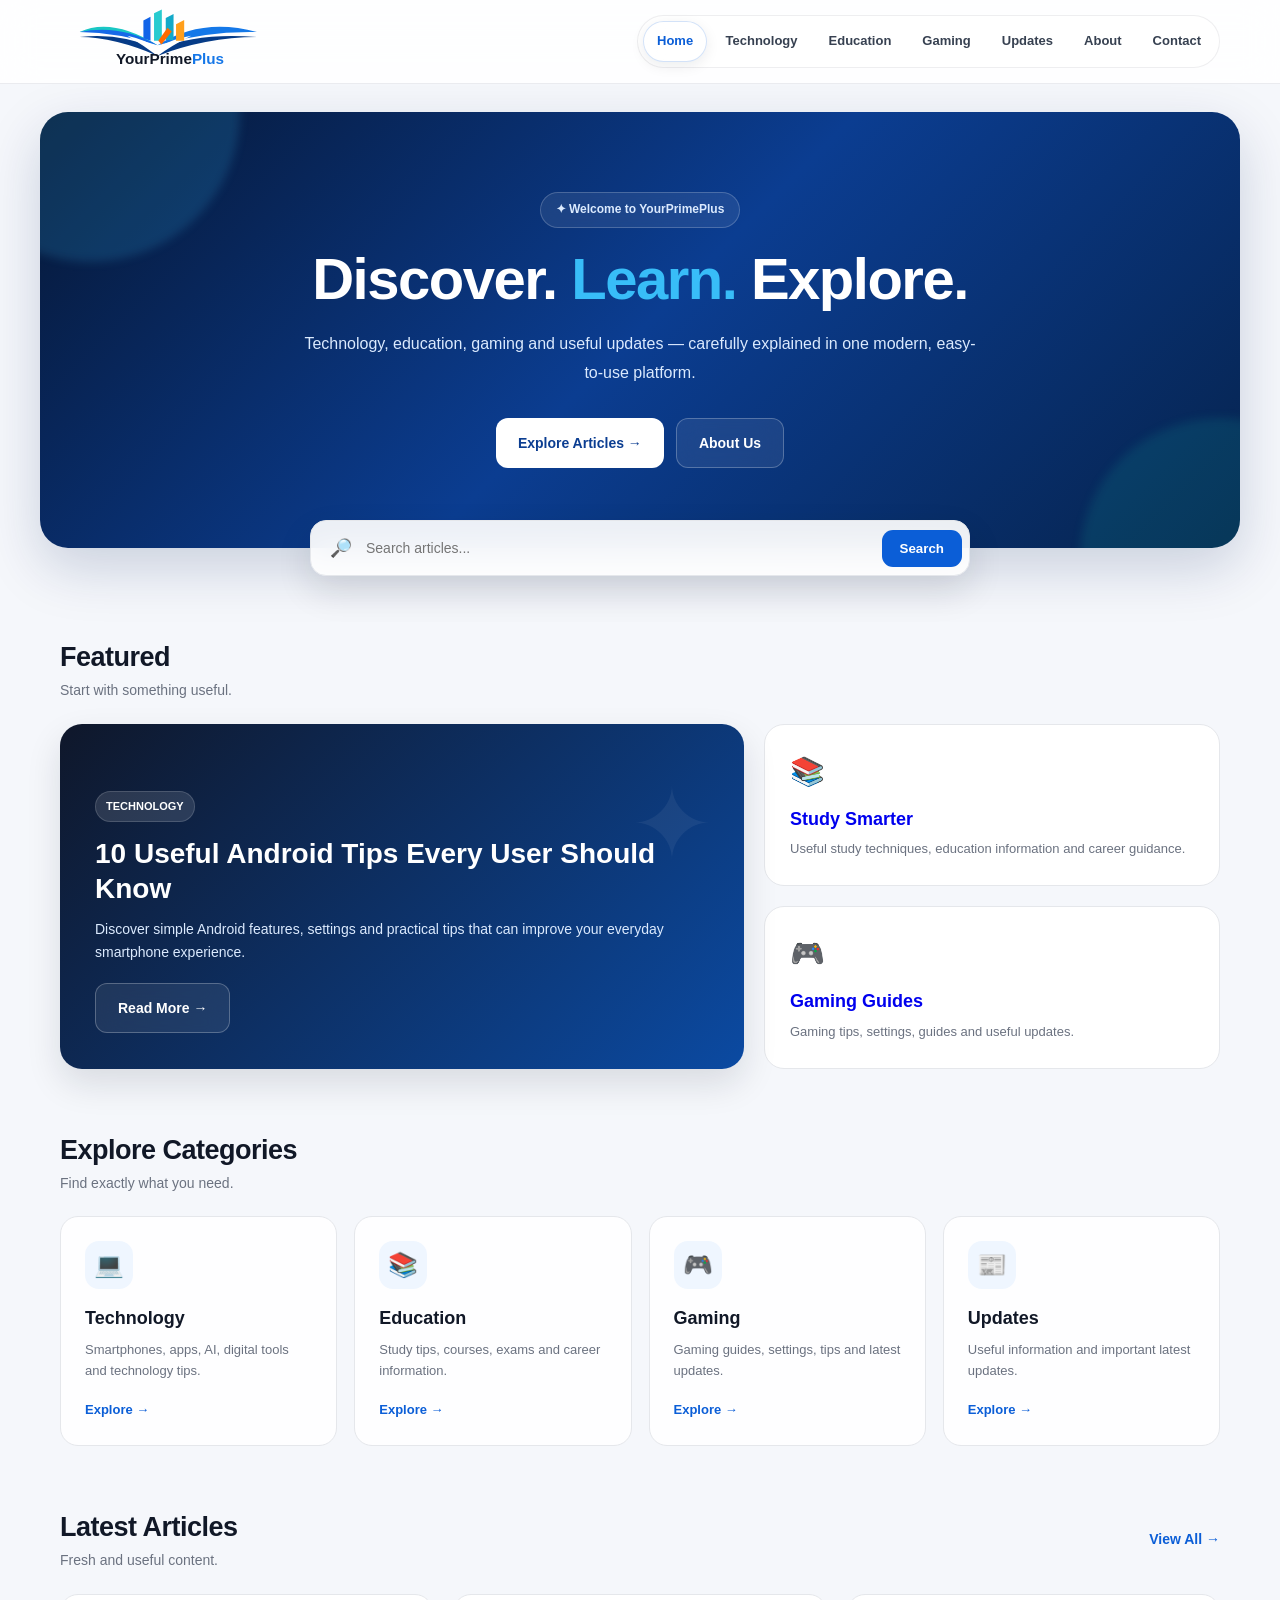
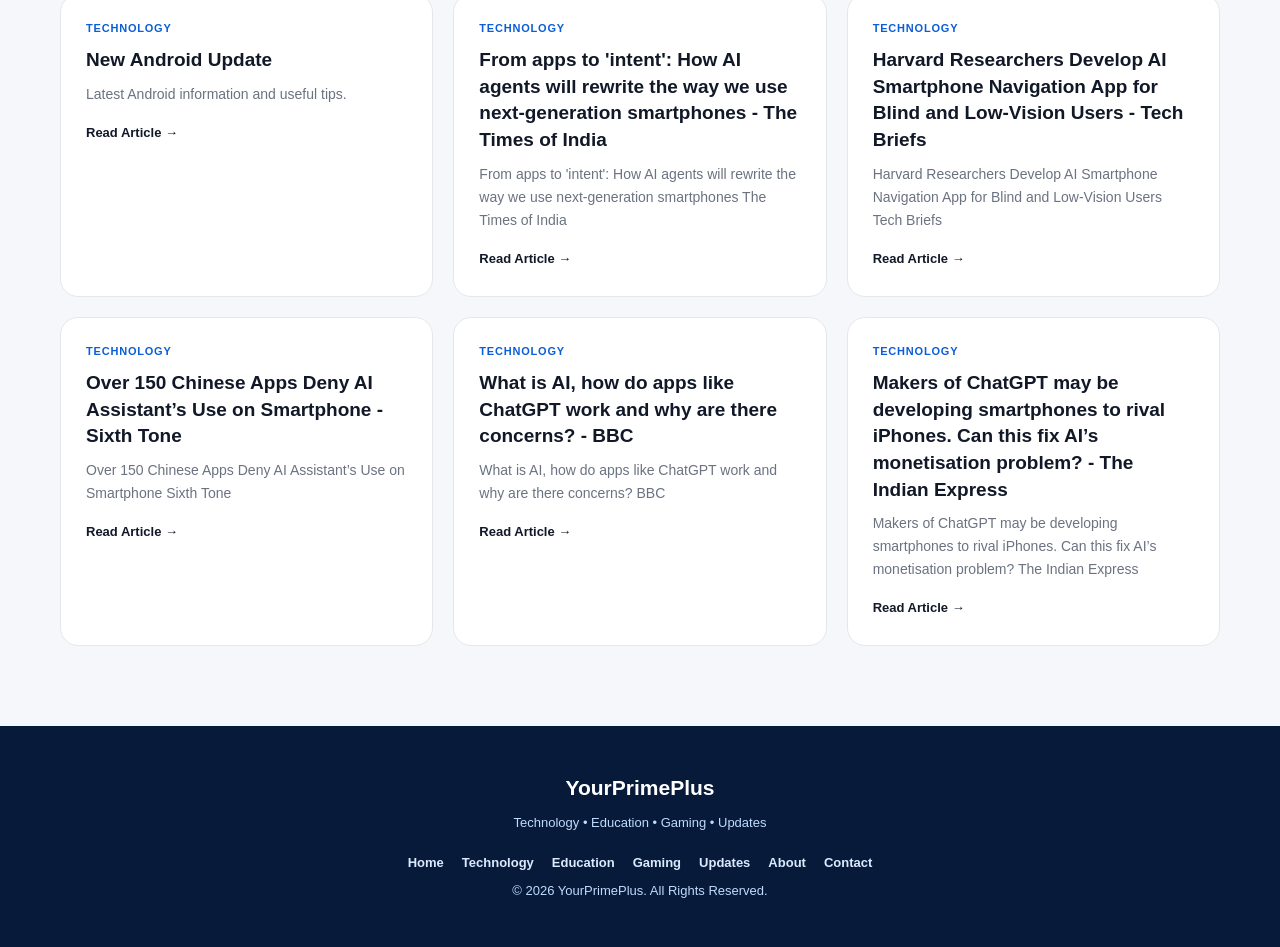
<file: index.html>
<!DOCTYPE html>
<html lang="en">

<head>

    <meta charset="UTF-8">

    <meta name="viewport"
          content="width=device-width, initial-scale=1.0">

    <meta name="description"
          content="YourPrimePlus - Technology, Education, Gaming and Latest Updates">

    <meta name="theme-color"
          content="#071a3a">

    <title>YourPrimePlus | Technology • Education • Gaming • Updates</title>


    <style>

        * {
            margin: 0;
            padding: 0;
            box-sizing: border-box;
        }

        html {
            scroll-behavior: smooth;
        }

        body {
            font-family: Arial, Helvetica, sans-serif;
            background: #f5f7fb;
            color: #111827;
            line-height: 1.6;
        }

        a {
            text-decoration: none;
        }


        /* =========================
           HEADER
        ========================= */

        header {
            position: sticky;
            top: 0;
            z-index: 1000;

            background: rgba(255,255,255,0.88);

            backdrop-filter: blur(18px);
            -webkit-backdrop-filter: blur(18px);

            border-bottom: 1px solid rgba(229,231,235,0.8);
        }


        .header-inner {
            max-width: 1200px;
            margin: auto;

            min-height: 78px;

            padding: 8px 20px;

            display: flex;
            align-items: center;
            justify-content: space-between;

            gap: 25px;
        }


        /* =========================
           LOGO
        ========================= */

        .logo {
            display: flex;
            align-items: center;

            width: 220px;

            flex-shrink: 0;
        }

        .logo-svg {
            width: 220px;
            height: auto;
            display: block;
        }


        /* =========================
           NAVIGATION
        ========================= */

        nav {
            display: flex;
            align-items: center;

            gap: 5px;

            padding: 5px;

            border-radius: 50px;

            background: rgba(255,255,255,0.65);

            border: 1px solid rgba(15,23,42,0.07);
        }

        nav a {
            position: relative;

            color: #374151;

            padding: 9px 13px;

            border-radius: 30px;

            font-size: 13px;
            font-weight: 700;

            white-space: nowrap;

            transition: 0.25s;
        }

        nav a:hover {
            color: #0b5ed7;
            background: rgba(11,94,215,0.06);
        }

        nav a.active {
            color: #0b5ed7;

            background: rgba(255,255,255,0.55);

            border: 1px solid rgba(11,94,215,0.18);

            box-shadow:
                0 4px 14px rgba(15,23,42,0.08);

            backdrop-filter: blur(12px);
        }


        /* =========================
           HERO
        ========================= */

        .hero {
            max-width: 1200px;

            margin: 28px auto 0;

            padding: 80px 25px;

            border-radius: 28px;

            overflow: hidden;

            position: relative;

            text-align: center;

            color: white;

            background:
                linear-gradient(
                    135deg,
                    #061633,
                    #0b3d91,
                    #06234d
                );

            box-shadow:
                0 20px 55px rgba(0,35,90,0.18);
        }


        .hero::before {
            content: "";

            position: absolute;

            width: 300px;
            height: 300px;

            top: -150px;
            left: -100px;

            border-radius: 50%;

            background: rgba(56,189,248,0.16);

            filter: blur(5px);
        }


        .hero::after {
            content: "";

            position: absolute;

            width: 280px;
            height: 280px;

            right: -120px;
            bottom: -150px;

            border-radius: 50%;

            background: rgba(20,184,166,0.14);

            filter: blur(5px);
        }


        .hero-content {
            position: relative;

            z-index: 2;

            max-width: 760px;

            margin: auto;
        }


        .hero-badge {
            display: inline-flex;

            align-items: center;

            gap: 7px;

            padding: 7px 15px;

            margin-bottom: 20px;

            border-radius: 50px;

            color: #dbeafe;

            background: rgba(255,255,255,0.08);

            border: 1px solid rgba(255,255,255,0.2);

            backdrop-filter: blur(12px);

            font-size: 12px;

            font-weight: 700;
        }


        .hero h1 {
            font-size: clamp(34px, 6vw, 58px);

            line-height: 1.08;

            letter-spacing: -1.5px;

            margin-bottom: 20px;
        }


        .hero h1 span {
            color: #38bdf8;
        }


        .hero p {
            max-width: 680px;

            margin: auto;

            color: #dbeafe;

            font-size: 16px;

            line-height: 1.8;
        }


        .hero-buttons {
            margin-top: 30px;

            display: flex;

            justify-content: center;

            gap: 12px;

            flex-wrap: wrap;
        }


        .hero-button {
            display: inline-flex;

            align-items: center;

            justify-content: center;

            padding: 13px 22px;

            border-radius: 12px;

            font-weight: 800;

            font-size: 14px;

            transition: 0.25s;
        }


        .hero-button.primary {
            background: white;
            color: #0b3d91;
        }


        .hero-button.secondary {
            color: white;

            background: rgba(255,255,255,0.08);

            border: 1px solid rgba(255,255,255,0.25);

            backdrop-filter: blur(12px);
        }


        .hero-button:hover {
            transform: translateY(-3px);
        }


        /* =========================
           SEARCH
        ========================= */

        .search-wrapper {
            max-width: 700px;

            margin: -28px auto 0;

            position: relative;

            z-index: 10;

            padding: 0 20px;
        }


        .search-box {
            display: flex;

            align-items: center;

            gap: 10px;

            padding: 7px;

            background: rgba(255,255,255,0.92);

            border: 1px solid #e5e7eb;

            border-radius: 16px;

            box-shadow:
                0 15px 35px rgba(15,23,42,0.12);

            backdrop-filter: blur(16px);
        }


        .search-icon {
            padding-left: 12px;
            font-size: 18px;
        }


        .search-box input {
            flex: 1;

            min-width: 0;

            border: 0;

            outline: none;

            background: transparent;

            font-size: 14px;

            color: #111827;

            padding: 12px 4px;
        }


        .search-box button {
            border: 0;

            cursor: pointer;

            padding: 11px 18px;

            border-radius: 11px;

            background: #0b5ed7;

            color: white;

            font-weight: 700;
        }


        /* =========================
           CONTAINER
        ========================= */

        .container {
            max-width: 1200px;

            margin: 60px auto;

            padding: 0 20px;
        }


        /* =========================
           SECTION HEADING
        ========================= */

        .section-heading {
            display: flex;

            align-items: center;

            justify-content: space-between;

            gap: 15px;

            margin-bottom: 22px;
        }


        .section-heading h2 {
            font-size: 27px;

            letter-spacing: -0.5px;
        }


        .section-heading p {
            color: #6b7280;

            font-size: 14px;
        }


        .section-link {
            color: #0b5ed7;

            font-size: 14px;

            font-weight: 800;
        }


        /* =========================
           FEATURED
        ========================= */

        .featured {
            display: grid;

            grid-template-columns: 1.5fr 1fr;

            gap: 20px;

            margin-bottom: 60px;
        }


        .featured-main {
            min-height: 330px;

            padding: 35px;

            border-radius: 22px;

            color: white;

            position: relative;

            overflow: hidden;

            display: flex;

            flex-direction: column;

            justify-content: flex-end;

            background:
                linear-gradient(
                    135deg,
                    #0f172a,
                    #0b4aa2
                );

            box-shadow:
                0 15px 35px rgba(15,23,42,0.12);
        }


        .featured-main::after {
            content: "✦";

            position: absolute;

            right: 30px;

            top: 20px;

            font-size: 100px;

            color: rgba(255,255,255,0.06);
        }


        .featured-main .tag {
            display: inline-block;

            width: fit-content;

            padding: 6px 10px;

            border-radius: 20px;

            background: rgba(255,255,255,0.12);

            border: 1px solid rgba(255,255,255,0.15);

            font-size: 11px;

            font-weight: 800;

            margin-bottom: 14px;
        }


        .featured-main h3 {
            font-size: 28px;

            line-height: 1.25;

            max-width: 600px;

            margin-bottom: 12px;
        }


        .featured-main p {
            color: #dbeafe;

            max-width: 600px;

            font-size: 14px;
        }


        .featured-side {
            display: grid;

            gap: 20px;
        }


        .mini-feature {
            background: white;

            border: 1px solid #e5e7eb;

            border-radius: 20px;

            padding: 25px;

            transition: 0.25s;
        }


        .mini-feature:hover {
            transform: translateY(-4px);

            box-shadow:
                0 14px 30px rgba(15,23,42,0.08);
        }


        .mini-icon {
            font-size: 28px;

            margin-bottom: 10px;
        }


        .mini-feature h3 {
            font-size: 18px;

            margin-bottom: 6px;
        }


        .mini-feature p {
            color: #6b7280;

            font-size: 13px;

            line-height: 1.6;
        }


        /* =========================
           CATEGORIES
        ========================= */

        .categories {
            display: grid;

            grid-template-columns:
                repeat(4, 1fr);

            gap: 17px;

            margin-bottom: 60px;
        }


        .category {
            background: rgba(255,255,255,0.9);

            border: 1px solid #e5e7eb;

            border-radius: 18px;

            padding: 24px;

            transition: 0.25s;
        }


        .category:hover {
            transform: translateY(-5px);

            box-shadow:
                0 15px 30px rgba(15,23,42,0.08);
        }


        .category-icon {
            width: 48px;

            height: 48px;

            display: flex;

            align-items: center;

            justify-content: center;

            border-radius: 14px;

            background: #eff6ff;

            font-size: 24px;

            margin-bottom: 15px;
        }


        .category h3 {
            font-size: 18px;

            margin-bottom: 7px;
        }


        .category p {
            color: #6b7280;

            font-size: 13px;

            line-height: 1.6;

            margin-bottom: 14px;
        }


        .category-link {
            color: #0b5ed7;

            font-size: 13px;

            font-weight: 800;
        }


        /* =========================
           ARTICLES
        ========================= */

        .posts {
            display: grid;

            grid-template-columns:
                repeat(3, 1fr);

            gap: 20px;
        }


        .card {
            background: white;

            padding: 25px;

            border: 1px solid #e5e7eb;

            border-radius: 18px;

            transition: 0.25s;
        }


        .card:hover {
            transform: translateY(-4px);

            box-shadow:
                0 15px 30px rgba(15,23,42,0.08);
        }


        .card-category {
            color: #0b5ed7;

            font-size: 11px;

            font-weight: 800;

            letter-spacing: 0.8px;

            text-transform: uppercase;

            margin-bottom: 10px;
        }


        .card h3 {
            font-size: 19px;

            line-height: 1.4;

            margin-bottom: 9px;
        }


        .card p {
            color: #6b7280;

            font-size: 14px;

            line-height: 1.65;
        }


        .read {
            display: inline-block;

            margin-top: 17px;

            color: #111827;

            font-size: 13px;

            font-weight: 800;

            transition: 0.2s;
        }


        .read:hover {
            color: #0b5ed7;
        }


        /* =========================
           LOADING
        ========================= */

        .loading {
            grid-column: 1 / -1;

            text-align: center;

            padding: 45px 20px;

            color: #6b7280;

            font-size: 15px;
        }


        .error-message {
            grid-column: 1 / -1;

            padding: 25px;

            border-radius: 15px;

            background: #fff1f2;

            border: 1px solid #fecdd3;

            color: #be123c;

            text-align: center;
        }


        /* =========================
           FOOTER
        ========================= */

        footer {
            margin-top: 80px;

            padding: 45px 20px;

            text-align: center;

            color: white;

            background: #071a3a;
        }


        footer h3 {
            font-size: 21px;

            margin-bottom: 8px;
        }


        footer p {
            color: #bfdbfe;

            font-size: 13px;

            margin-top: 7px;
        }


        .footer-links {
            display: flex;

            justify-content: center;

            flex-wrap: wrap;

            gap: 18px;

            margin-top: 20px;
        }


        .footer-links a {
            color: #dbeafe;

            font-size: 13px;

            font-weight: 600;
        }


        .footer-links a:hover {
            color: white;
        }


        /* =========================
           MOBILE
        ========================= */

        @media (max-width: 950px) {

            .header-inner {
                flex-direction: column;

                align-items: flex-start;

                padding: 10px 15px;
            }


            .logo {
                width: 205px;
            }


            .logo-svg {
                width: 205px;
            }


            nav {
                width: 100%;

                overflow-x: auto;

                justify-content: flex-start;

                padding: 4px;

                scrollbar-width: none;
            }


            nav::-webkit-scrollbar {
                display: none;
            }


            .featured {
                grid-template-columns: 1fr;
            }


            .categories {
                grid-template-columns:
                    repeat(2, 1fr);
            }


            .posts {
                grid-template-columns:
                    repeat(2, 1fr);
            }

        }


        @media (max-width: 600px) {

            .hero {
                margin: 15px 12px 0;

                padding: 60px 20px;

                border-radius: 22px;
            }


            .hero h1 {
                font-size: 34px;
            }


            .hero p {
                font-size: 14px;
            }


            .search-wrapper {
                padding: 0 12px;
            }


            .search-box {
                border-radius: 14px;
            }


            .search-box button {
                padding: 10px 13px;

                font-size: 12px;
            }


            .container {
                margin: 45px auto;

                padding: 0 15px;
            }


            .section-heading h2 {
                font-size: 22px;
            }


            .featured-main {
                min-height: 300px;

                padding: 25px;
            }


            .featured-main h3 {
                font-size: 23px;
            }


            .categories {
                grid-template-columns: 1fr;
            }


            .posts {
                grid-template-columns: 1fr;
            }


            .hero-buttons {
                flex-direction: column;
            }


            .hero-button {
                width: 100%;
            }

        }

    </style>

</head>


<body>


<!-- =========================
     HEADER
========================= -->

<header>

    <div class="header-inner">


        <a href="index.html" class="logo">

            <svg
                class="logo-svg"
                viewBox="0 0 620 190"
                xmlns="http://www.w3.org/2000/svg"
                role="img"
                aria-label="YourPrimePlus Logo"
            >

                <path
                    d="M55 68 Q145 25 275 105 Q165 55 55 68Z"
                    fill="#19c7c4"
                />

                <path
                    d="M55 68 Q170 45 275 105 Q165 70 55 68Z"
                    fill="#1769e8"
                />

                <path
                    d="M275 105 Q400 25 555 68 Q410 65 275 105Z"
                    fill="#1478e8"
                />

                <path
                    d="M55 82 Q165 68 275 115 Q395 68 555 82
                       Q410 83 275 135 Q155 83 55 82Z"
                    fill="#063b87"
                />

                <path
                    d="M275 135 Q235 105 190 78
                       Q235 88 275 112
                       Q320 85 370 78
                       Q315 105 275 135Z"
                    fill="#ffffff"
                />

                <path
                    d="M235 85 L235 35 L255 25 L255 92Z"
                    fill="#1264e8"
                />

                <path
                    d="M265 92 L265 15 L287 4 L287 92Z"
                    fill="#28cbd0"
                />

                <path
                    d="M298 90 L298 28 L320 17 L320 90Z"
                    fill="#12a9c9"
                />

                <path
                    d="M327 92 L327 46 L350 34 L350 92Z"
                    fill="#ff9f1c"
                />

                <path
                    d="M277 92 L303 56 L315 66 L286 103Z"
                    fill="#ff6b00"
                />

                <text
                    x="310"
                    y="158"
                    text-anchor="middle"
                    font-family="Arial, Helvetica, sans-serif"
                    font-size="43"
                    font-weight="800"
                    fill="#111827"
                >
                    YourPrime<tspan fill="#1677e8">Plus</tspan>
                </text>

                <
                    x="310"
                    y="180"
                    text-anchor="middle"
                    font-family="Arial, Helvetica, sans-serif"
                    font-size="9"
                    font-weight="600"
                    letter-spacing="1.5"
                    fill="#4b5563"
                >
                    TECHNOLOGY • EDUCATION • GAMING • UPDATES
                                </text>

            </svg>

        </a>


        <!-- =========================
             NAVIGATION
        ========================= -->

        <nav>

            <a href="index.html" class="active">
                Home
            </a>

            <a href="technology.html">
                Technology
            </a>

            <a href="education.html">
                Education
            </a>

            <a href="gaming.html">
                Gaming
            </a>

            <a href="updates.html">
                Updates
            </a>

            <a href="about.html">
                About
            </a>

            <a href="contact.html">
                Contact
            </a>

        </nav>

    </div>

</header>


<!-- =========================
     HERO SECTION
========================= -->

<section class="hero">

    <div class="hero-content">

        <div class="hero-badge">
            ✦ Welcome to YourPrimePlus
        </div>

        <h1>
            Discover.
            <span>Learn.</span>
            Explore.
        </h1>

        <p>
            Technology, education, gaming and useful
            updates — carefully explained in one modern,
            easy-to-use platform.
        </p>

        <div class="hero-buttons">

            <a
                href="#featured"
                class="hero-button primary"
            >
                Explore Articles →
            </a>

            <a
                href="about.html"
                class="hero-button secondary"
            >
                About Us
            </a>

        </div>

    </div>

</section>


<!-- =========================
     SEARCH
========================= -->

<div class="search-wrapper">

    <div class="search-box">

        <span class="search-icon">
            🔎
        </span>

        <input
            type="search"
            id="siteSearch"
            placeholder="Search articles..."
            aria-label="Search articles"
        >

        <button
            type="button"
            onclick="searchArticles()"
        >
            Search
        </button>

    </div>

</div>


<!-- =========================
     MAIN CONTENT
========================= -->

<main class="container">


    <!-- =========================
         FEATURED ARTICLES
    ========================= -->

    <section id="featured">

        <div class="section-heading">

            <div>

                <h2>
                    Featured
                </h2>

                <p>
                    Start with something useful.
                </p>

            </div>

        </div>


        <div class="featured">


            <!-- MAIN FEATURE -->

            <article class="featured-main">

                <div class="tag">
                    TECHNOLOGY
                </div>

                <h3>
                    10 Useful Android Tips
                    Every User Should Know
                </h3>

                <p>
                    Discover simple Android features,
                    settings and practical tips that can
                    improve your everyday smartphone experience.
                </p>

                <a
                    href="technology.html"
                    class="hero-button secondary"
                    style="margin-top:20px;width:max-content;"
                >
                    Read More →
                </a>

            </article>


            <!-- SIDE FEATURES -->

            <div class="featured-side">


                <a
                    href="education.html"
                    class="mini-feature"
                >

                    <div class="mini-icon">
                        📚
                    </div>

                    <h3>
                        Study Smarter
                    </h3>

                    <p>
                        Useful study techniques,
                        education information and
                        career guidance.
                    </p>

                </a>


                <a
                    href="gaming.html"
                    class="mini-feature"
                >

                    <div class="mini-icon">
                        🎮
                    </div>

                    <h3>
                        Gaming Guides
                    </h3>

                    <p>
                        Gaming tips, settings,
                        guides and useful updates.
                    </p>

                </a>


            </div>

        </div>

    </section>


    <!-- =========================
         CATEGORIES
    ========================= -->

    <section>

        <div class="section-heading">

            <div>

                <h2>
                    Explore Categories
                </h2>

                <p>
                    Find exactly what you need.
                </p>

            </div>

        </div>


        <div class="categories">


            <!-- TECHNOLOGY -->

            <div class="category">

                <div class="category-icon">
                    💻
                </div>

                <h3>
                    Technology
                </h3>

                <p>
                    Smartphones, apps, AI,
                    digital tools and technology tips.
                </p>

                <a
                    href="technology.html"
                    class="category-link"
                >
                    Explore →
                </a>

            </div>


            <!-- EDUCATION -->

            <div class="category">

                <div class="category-icon">
                    📚
                </div>

                <h3>
                    Education
                </h3>

                <p>
                    Study tips, courses, exams
                    and career information.
                </p>

                <a
                    href="education.html"
                    class="category-link"
                >
                    Explore →
                </a>

            </div>


            <!-- GAMING -->

            <div class="category">

                <div class="category-icon">
                    🎮
                </div>

                <h3>
                    Gaming
                </h3>

                <p>
                    Gaming guides, settings,
                    tips and latest updates.
                </p>

                <a
                    href="gaming.html"
                    class="category-link"
                >
                    Explore →
                </a>

            </div>


            <!-- UPDATES -->

            <div class="category">

                <div class="category-icon">
                    📰
                </div>

                <h3>
                    Updates
                </h3>

                <p>
                    Useful information and
                    important latest updates.
                </p>

                <a
                    href="updates.html"
                    class="category-link"
                >
                    Explore →
                </a>

            </div>


        </div>

    </section>


    <!-- =========================
         LATEST ARTICLES
    ========================= -->

    <section id="articles">

        <div class="section-heading">

            <div>

                <h2>
                    Latest Articles
                </h2>

                <p>
                    Fresh and useful content.
                </p>

            </div>

            <a
                href="updates.html"
                class="section-link"
            >
                View All →
            </a>

        </div>


        <!--
            AUTOMATIC ARTICLES
            articles.json से articles यहाँ आएंगे
        -->

        <div
            class="posts"
            id="articleContainer"
        >

            <article class="card">

                <div class="card-category">
                    Loading
                </div>

                <h3>
                    Loading latest articles...
                </h3>

                <p>
                    Please wait while the latest
                    articles are being loaded.
                </p>

            </article>

        </div>

    </section>


</main>


<!-- =========================
     FOOTER
========================= -->

<footer>

    <h3>
        YourPrimePlus
    </h3>

    <p>
        Technology • Education • Gaming • Updates
    </p>


    <div class="footer-links">

        <a href="index.html">
            Home
        </a>

        <a href="technology.html">
            Technology
        </a>

        <a href="education.html">
            Education
        </a>

        <a href="gaming.html">
            Gaming
        </a>

        <a href="updates.html">
            Updates
        </a>

        <a href="about.html">
            About
        </a>

        <a href="contact.html">
            Contact
        </a>

    </div>


    <p>
        © 2026 YourPrimePlus.
        All Rights Reserved.
    </p>

</footer>


<!-- =========================
     JAVASCRIPT
========================= -->

<script>
// @ts-nocheck

document.addEventListener(
    "DOMContentLoaded",
    function () {

        loadArticles();

    }
);


/* =========================
   LOAD ARTICLES
========================= */

async function loadArticles() {

    const articleContainer =
        document.getElementById(
            "articleContainer"
        );

    if (!articleContainer) {
        return;
    }


    try {

        const response =
            await fetch("articles.json");


        if (!response.ok) {

            throw new Error(
                "Unable to load articles.json"
            );

        }


        const data =
            await response.json();


        /*
         * Support both formats:
         *
         * 1. Array
         * [
         *   {...},
         *   {...}
         * ]
         *
         * 2. Object
         * {
         *   "items": [
         *      {...}
         *   ]
         * }
         */

        const articles =
            Array.isArray(data)
                ? data
                : data.items;


        if (
            !articles ||
            articles.length === 0
        ) {

            articleContainer.innerHTML = `
                <article class="card">
                    <div class="card-category">
                        UPDATES
                    </div>

                    <h3>
                        No Articles Found
                    </h3>

                    <p>
                        No articles are available
                        right now.
                    </p>
                </article>
            `;

            return;
        }


        /*
         * Clear loading message
         */

        articleContainer.innerHTML = "";


        /*
         * Display latest 6 articles
         */

        articles
            .slice(0, 6)
            .forEach(function (article) {

                const card =
                    document.createElement(
                        "article"
                    );


                card.className =
                    "card searchable";


                /*
                 * Article title for search
                 */

                card.setAttribute(
                    "data-title",
                    article.title || ""
                );


                /*
                 * Article content
                 */

                const category =
                    article.category ||
                    "LATEST";


                const title =
                    article.title ||
                    "Untitled Article";


                const description =
                    article.description ||
                    "Read this article on YourPrimePlus.";


                const url =
                    article.url ||
                    "#";


                card.innerHTML = `

                    <div class="card-category">
                        ${escapeHTML(category)}
                    </div>

                    <h3>
                        ${escapeHTML(title)}
                    </h3>

                    <p>
                        ${escapeHTML(description)}
                    </p>

                    <a
                        href="${escapeAttribute(url)}"
                        class="read"
                    >
                        Read Article →
                    </a>

                `;


                articleContainer.appendChild(
                    card
                );

            });

    }


    catch (error) {

        console.error(
            "Article loading error:",
            error
        );


        articleContainer.innerHTML = `

            <article class="card">

                <div class="card-category">
                    ERROR
                </div>

                <h3>
                    Unable to Load Articles
                </h3>

                <p>
                    Please check that
                    <strong>articles.json</strong>
                    exists in the same folder
                    as index.html.
                </p>

            </article>

        `;

    }

}


/* =========================
   SEARCH ARTICLES
========================= */

function searchArticles() {

    const input =
        document.getElementById(
            "siteSearch"
        );


    if (!input) {
        return;
    }


    const query =
        input.value
            .trim()
            .toLowerCase();


    const articles =
        document.querySelectorAll(
            ".searchable"
        );


    /*
     * Empty search
     */

    if (!query) {

        articles.forEach(
            function (article) {

                article.style.display = "";

            }
        );

        return;
    }


    /*
     * Search
     */

    articles.forEach(
        function (article) {

            const title =
                (
                    article.getAttribute(
                        "data-title"
                    ) || ""
                ).toLowerCase();


            const content =
                article.innerText
                    .toLowerCase();


            if (
                title.includes(query) ||
                content.includes(query)
            ) {

                article.style.display = "";

            } else {

                article.style.display =
                    "none";

            }

        }
    );


    /*
     * Scroll to articles
     */

    const articleSection =
        document.getElementById(
            "articles"
        );


    if (articleSection) {

        articleSection.scrollIntoView({
            behavior: "smooth"
        });

    }

}


/* =========================
   ENTER KEY SEARCH
========================= */

const searchInput =
    document.getElementById(
        "siteSearch"
    );


if (searchInput) {

    searchInput.addEventListener(
        "keydown",
        function (event) {

            if (
                event.key === "Enter"
            ) {

                searchArticles();

            }

        }
    );

}


/* =========================
   HTML SECURITY
========================= */

function escapeHTML(text) {

    return String(text)
        .replace(/&/g, "&amp;")
        .replace(/</g, "&lt;")
        .replace(/>/g, "&gt;")
        .replace(/"/g, "&quot;")
        .replace(/'/g, "&#039;");

}


function escapeAttribute(text) {

    return String(text)
        .replace(/"/g, "&quot;")
        .replace(/'/g, "&#039;")
        .replace(/</g, "&lt;")
        .replace(/>/g, "&gt;");

}

</script>

<script>
async function loadAutomaticArticles() {

    try {

        const response = await fetch("manual-articles.json");

        if (!response.ok) {
            throw new Error("Article file not found");
        }

        const data = await response.json();

        const articles = data.items || [];

        const postsContainer = document.querySelector(".posts");

        if (!postsContainer) {
            console.error("Posts container not found");
            return;
        }

        if (articles.length === 0) {
            postsContainer.innerHTML = `
                <div class="loading">
                    No articles available yet.
                </div>
            `;
            return;
        }

        postsContainer.innerHTML = "";

        articles.forEach(article => {

            const card = document.createElement("article");

            card.className = "card";

            card.innerHTML = `
                <div class="card-category">
                    ${article.category || "UPDATES"}
                </div>

                <h3>
                    ${article.title || "Untitled Article"}
                </h3>

                <p>
                    ${article.description || ""}
                </p>

                <a
                    class="read"
                    href="${article.url || "#"}"
                >
                    Read Article →
                </a>
            `;

            postsContainer.appendChild(card);

        });

    } catch (error) {

        console.error("Automatic article error:", error);

    }

}

loadAutomaticArticles();
</script>
</body>

</html>
</file>
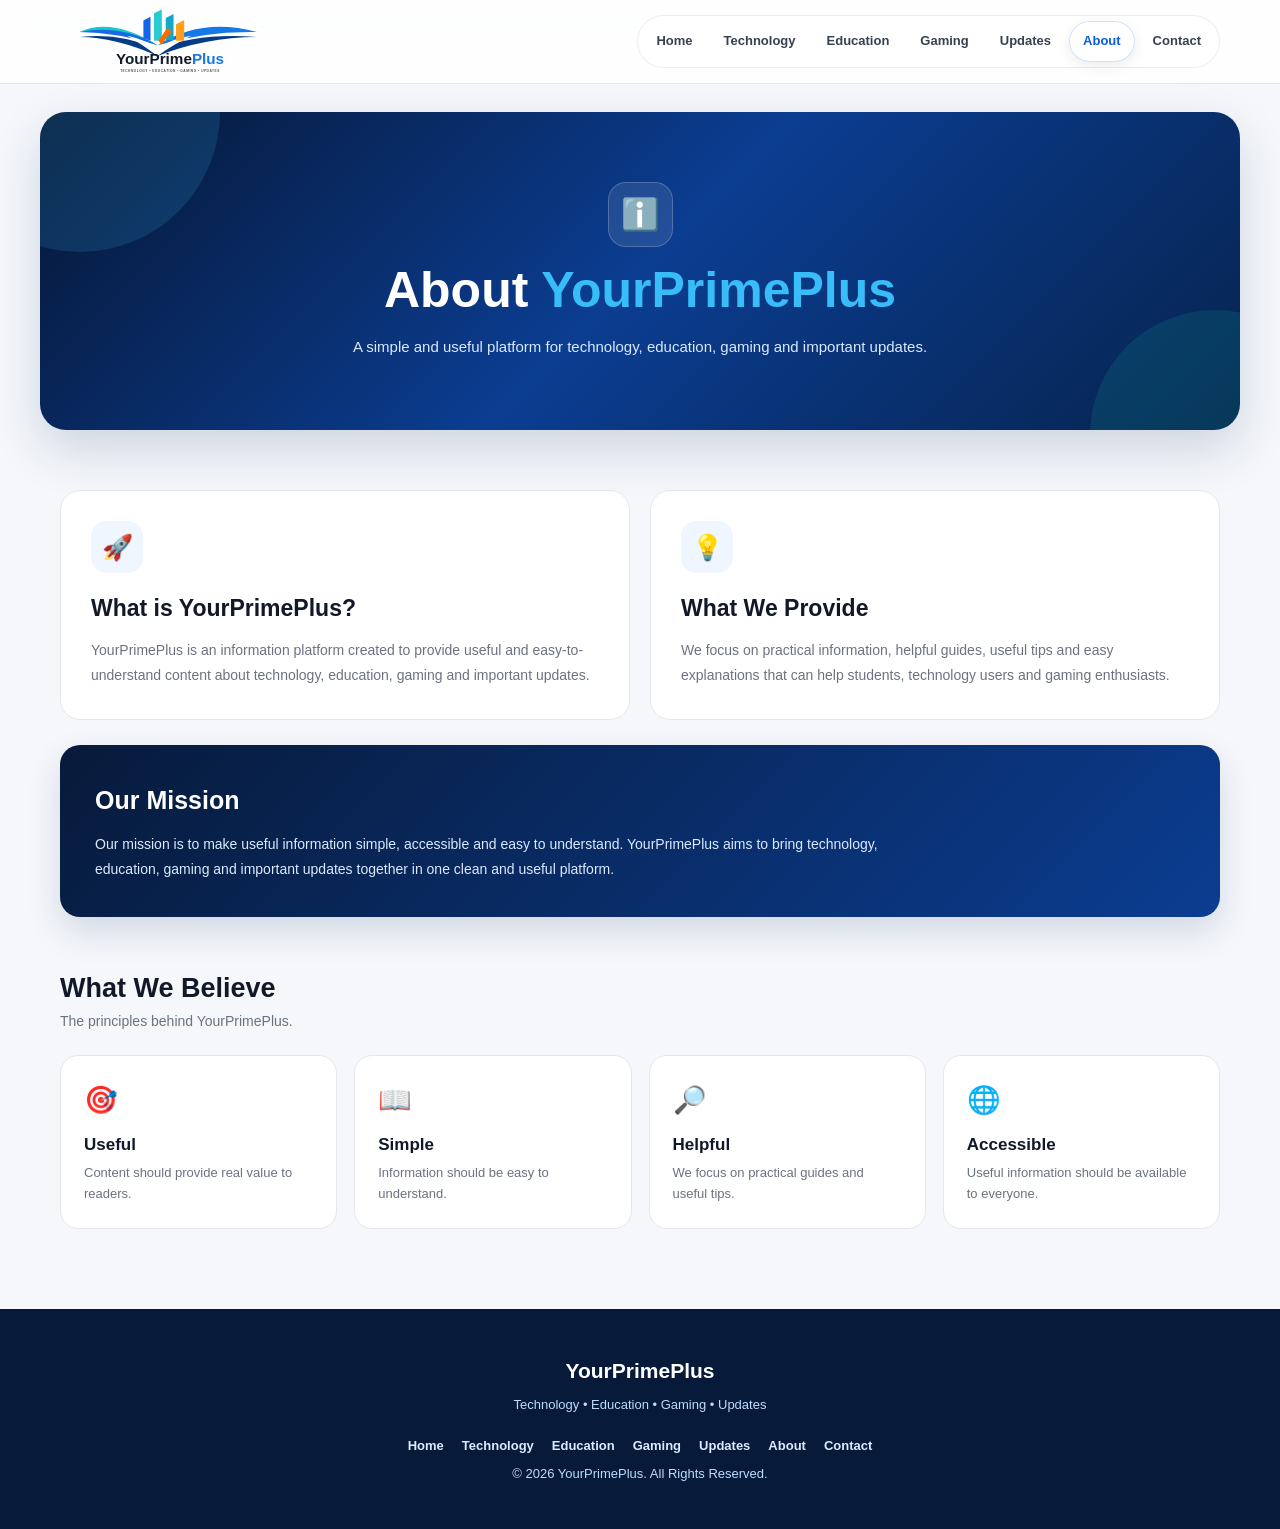
<file: about.html>
<!DOCTYPE html>
<html lang="en">

<head>

<meta charset="UTF-8">

<meta name="viewport"
      content="width=device-width, initial-scale=1.0">

<meta name="description"
      content="About YourPrimePlus - Technology, Education, Gaming and Useful Updates">

<meta name="theme-color"
      content="#071a3a">

<title>About | YourPrimePlus</title>


<style>

* {
    margin: 0;
    padding: 0;
    box-sizing: border-box;
}

html {
    scroll-behavior: smooth;
}

body {
    font-family: Arial, Helvetica, sans-serif;
    background: #f5f7fb;
    color: #111827;
    line-height: 1.6;
}

a {
    text-decoration: none;
}


/* =========================
   HEADER
========================= */

header {
    position: sticky;
    top: 0;
    z-index: 1000;

    background: rgba(255,255,255,0.88);

    backdrop-filter: blur(18px);
    -webkit-backdrop-filter: blur(18px);

    border-bottom: 1px solid #e5e7eb;
}

.header-inner {
    max-width: 1200px;
    min-height: 78px;

    margin: auto;
    padding: 8px 20px;

    display: flex;
    align-items: center;
    justify-content: space-between;

    gap: 25px;
}


/* =========================
   LOGO
========================= */

.logo {
    display: flex;
    align-items: center;

    width: 220px;

    flex-shrink: 0;
}

.logo-svg {
    width: 220px;
    height: auto;

    display: block;
}


/* =========================
   NAVIGATION
========================= */

nav {
    display: flex;
    align-items: center;

    gap: 5px;
    padding: 5px;

    border-radius: 50px;

    background:
        rgba(255,255,255,0.65);

    border:
        1px solid rgba(15,23,42,0.07);
}

nav a {
    color: #374151;

    padding: 9px 13px;

    border-radius: 30px;

    font-size: 13px;

    font-weight: 700;

    white-space: nowrap;

    transition: 0.25s;
}

nav a:hover {
    color: #0b5ed7;

    background:
        rgba(11,94,215,0.06);
}


/* ACTIVE ABOUT */

nav a.active {
    color: #0b5ed7;

    background:
        rgba(255,255,255,0.60);

    border:
        1px solid rgba(11,94,215,0.18);

    box-shadow:
        0 4px 14px
        rgba(15,23,42,0.08);

    backdrop-filter: blur(12px);
}


/* =========================
   HERO
========================= */

.page-hero {

    max-width: 1200px;

    margin: 28px auto 0;

    padding: 70px 25px;

    border-radius: 26px;

    position: relative;

    overflow: hidden;

    text-align: center;

    color: white;

    background:
        linear-gradient(
            135deg,
            #061633,
            #0b3d91,
            #06234d
        );

    box-shadow:
        0 20px 50px
        rgba(0,35,90,0.16);
}

.page-hero::before {

    content: "";

    position: absolute;

    width: 280px;
    height: 280px;

    top: -140px;
    left: -100px;

    border-radius: 50%;

    background:
        rgba(56,189,248,0.15);
}

.page-hero::after {

    content: "";

    position: absolute;

    width: 250px;
    height: 250px;

    right: -100px;
    bottom: -130px;

    border-radius: 50%;

    background:
        rgba(20,184,166,0.14);
}

.page-hero-content {

    position: relative;

    z-index: 2;

    max-width: 750px;

    margin: auto;
}

.page-icon {

    width: 65px;
    height: 65px;

    margin: 0 auto 16px;

    display: flex;

    align-items: center;
    justify-content: center;

    border-radius: 18px;

    background:
        rgba(255,255,255,0.10);

    border:
        1px solid
        rgba(255,255,255,0.20);

    font-size: 31px;

    backdrop-filter: blur(12px);
}

.page-hero h1 {

    font-size:
        clamp(32px, 6vw, 50px);

    line-height: 1.1;

    margin-bottom: 15px;
}

.page-hero h1 span {
    color: #38bdf8;
}

.page-hero p {

    color: #dbeafe;

    max-width: 650px;

    margin: auto;

    font-size: 15px;

    line-height: 1.8;
}


/* =========================
   MAIN
========================= */

.container {

    max-width: 1200px;

    margin: 60px auto;

    padding: 0 20px;
}


/* =========================
   ABOUT CARDS
========================= */

.about-grid {

    display: grid;

    grid-template-columns:
        repeat(2, 1fr);

    gap: 20px;

    margin-bottom: 25px;
}

.about-card {

    background: white;

    border: 1px solid #e5e7eb;

    border-radius: 20px;

    padding: 30px;

    transition: 0.25s;
}

.about-card:hover {

    transform:
        translateY(-4px);

    box-shadow:
        0 15px 30px
        rgba(15,23,42,0.08);
}

.about-icon {

    width: 52px;
    height: 52px;

    display: flex;

    align-items: center;
    justify-content: center;

    margin-bottom: 17px;

    border-radius: 15px;

    background:
        #eff6ff;

    font-size: 25px;
}

.about-card h2 {

    font-size: 23px;

    margin-bottom: 11px;
}

.about-card p {

    color: #6b7280;

    font-size: 14px;

    line-height: 1.8;
}


/* =========================
   MISSION
========================= */

.mission {

    margin-top: 20px;

    padding: 35px;

    border-radius: 20px;

    color: white;

    background:
        linear-gradient(
            135deg,
            #071a3a,
            #0b3d91
        );

    box-shadow:
        0 15px 35px
        rgba(0,35,90,0.14);
}

.mission h2 {

    font-size: 25px;

    margin-bottom: 12px;
}

.mission p {

    max-width: 850px;

    color: #dbeafe;

    font-size: 14px;

    line-height: 1.8;
}


/* =========================
   VALUES
========================= */

.values {

    margin-top: 50px;
}

.values-heading {

    margin-bottom: 22px;
}

.values-heading h2 {

    font-size: 27px;
}

.values-heading p {

    color: #6b7280;

    font-size: 14px;
}

.value-grid {

    display: grid;

    grid-template-columns:
        repeat(4, 1fr);

    gap: 17px;
}

.value {

    background: white;

    border: 1px solid #e5e7eb;

    border-radius: 18px;

    padding: 23px;
}

.value-icon {

    font-size: 27px;

    margin-bottom: 9px;
}

.value h3 {

    font-size: 17px;

    margin-bottom: 5px;
}

.value p {

    color: #6b7280;

    font-size: 13px;
}


/* =========================
   FOOTER
========================= */

footer {

    margin-top: 80px;

    padding: 45px 20px;

    text-align: center;

    color: white;

    background: #071a3a;
}

footer h3 {

    font-size: 21px;

    margin-bottom: 8px;
}

footer p {

    color: #bfdbfe;

    font-size: 13px;

    margin-top: 7px;
}

.footer-links {

    display: flex;

    justify-content: center;

    flex-wrap: wrap;

    gap: 18px;

    margin-top: 20px;
}

.footer-links a {

    color: #dbeafe;

    font-size: 13px;

    font-weight: 600;
}

.footer-links a:hover {
    color: white;
}


/* =========================
   MOBILE
========================= */

@media (max-width: 950px) {

    .header-inner {

        flex-direction: column;

        align-items: flex-start;

        padding: 10px 15px;
    }

    .logo {
        width: 205px;
    }

    .logo-svg {
        width: 205px;
    }

    nav {

        width: 100%;

        overflow-x: auto;

        justify-content: flex-start;

        scrollbar-width: none;
    }

    nav::-webkit-scrollbar {
        display: none;
    }

    .about-grid {

        grid-template-columns:
            repeat(2, 1fr);
    }

    .value-grid {

        grid-template-columns:
            repeat(2, 1fr);
    }

}


@media (max-width: 600px) {

    .page-hero {

        margin:
            15px 12px 0;

        padding:
            55px 20px;

        border-radius:
            22px;
    }

    .page-hero h1 {
        font-size: 34px;
    }

    .page-hero p {
        font-size: 14px;
    }

    .container {

        margin: 45px auto;

        padding: 0 15px;
    }

    .about-grid {

        grid-template-columns: 1fr;
    }

    .value-grid {

        grid-template-columns: 1fr;
    }

    .about-card {

        padding: 24px;
    }

    .mission {

        padding: 27px 22px;
    }

}

</style>

</head>


<body>


<!-- =========================
     HEADER
========================= -->

<header>

<div class="header-inner">


<a href="index.html" class="logo">

<svg
class="logo-svg"
viewBox="0 0 620 190"
xmlns="http://www.w3.org/2000/svg"
role="img"
aria-label="YourPrimePlus Logo"
>

<path
d="M55 68 Q145 25 275 105 Q165 55 55 68Z"
fill="#19c7c4"
/>

<path
d="M55 68 Q170 45 275 105 Q165 70 55 68Z"
fill="#1769e8"
/>

<path
d="M275 105 Q400 25 555 68 Q410 65 275 105Z"
fill="#1478e8"
/>

<path
d="M55 82 Q165 68 275 115 Q395 68 555 82
Q410 83 275 135 Q155 83 55 82Z"
fill="#063b87"
/>

<path
d="M275 135 Q235 105 190 78
Q235 88 275 112
Q320 85 370 78
Q315 105 275 135Z"
fill="#ffffff"
/>

<path
d="M235 85 L235 35 L255 25 L255 92Z"
fill="#1264e8"
/>

<path
d="M265 92 L265 15 L287 4 L287 92Z"
fill="#28cbd0"
/>

<path
d="M298 90 L298 28 L320 17 L320 90Z"
fill="#12a9c9"
/>

<path
d="M327 92 L327 46 L350 34 L350 92Z"
fill="#ff9f1c"
/>

<path
d="M277 92 L303 56 L315 66 L286 103Z"
fill="#ff6b00"
/>

<text
x="310"
y="158"
text-anchor="middle"
font-family="Arial, Helvetica, sans-serif"
font-size="43"
font-weight="800"
fill="#111827"
>
YourPrime<tspan fill="#1677e8">Plus</tspan>
</text>

<text
x="310"
y="180"
text-anchor="middle"
font-family="Arial, Helvetica, sans-serif"
font-size="9"
font-weight="600"
letter-spacing="1.5"
fill="#4b5563"
>
TECHNOLOGY • EDUCATION • GAMING • UPDATES
</text>

</svg>

</a>


<nav>

<a href="index.html">
Home
</a>

<a href="technology.html">
Technology
</a>

<a href="education.html">
Education
</a>

<a href="gaming.html">
Gaming
</a>

<a href="updates.html">
Updates
</a>

<a
href="about.html"
class="active"
>
About
</a>

<a href="contact.html">
Contact
</a>

</nav>

</div>

</header>



<!-- =========================
     HERO
========================= -->

<section class="page-hero">

<div class="page-hero-content">

<div class="page-icon">
ℹ️
</div>

<h1>
About <span>YourPrimePlus</span>
</h1>

<p>
A simple and useful platform for technology,
education, gaming and important updates.
</p>

</div>

</section>



<!-- =========================
     MAIN
========================= -->

<main class="container">


<!-- =========================
     ABOUT
========================= -->

<section class="about-grid">


<div class="about-card">

<div class="about-icon">
🚀
</div>

<h2>
What is YourPrimePlus?
</h2>

<p>
YourPrimePlus is an information platform
created to provide useful and easy-to-understand
content about technology, education, gaming
and important updates.
</p>

</div>



<div class="about-card">

<div class="about-icon">
💡
</div>

<h2>
What We Provide
</h2>

<p>
We focus on practical information, helpful
guides, useful tips and easy explanations
that can help students, technology users
and gaming enthusiasts.
</p>

</div>


</section>



<!-- =========================
     MISSION
========================= -->

<section class="mission">

<h2>
Our Mission
</h2>

<p>
Our mission is to make useful information
simple, accessible and easy to understand.
YourPrimePlus aims to bring technology,
education, gaming and important updates
together in one clean and useful platform.
</p>

</section>



<!-- =========================
     VALUES
========================= -->

<section class="values">

<div class="values-heading">

<h2>
What We Believe
</h2>

<p>
The principles behind YourPrimePlus.
</p>

</div>


<div class="value-grid">


<div class="value">

<div class="value-icon">
🎯
</div>

<h3>
Useful
</h3>

<p>
Content should provide
real value to readers.
</p>

</div>



<div class="value">

<div class="value-icon">
📖
</div>

<h3>
Simple
</h3>

<p>
Information should be
easy to understand.
</p>

</div>



<div class="value">

<div class="value-icon">
🔎
</div>

<h3>
Helpful
</h3>

<p>
We focus on practical
guides and useful tips.
</p>

</div>



<div class="value">

<div class="value-icon">
🌐
</div>

<h3>
Accessible
</h3>

<p>
Useful information should
be available to everyone.
</p>

</div>


</div>

</section>


</main>



<!-- =========================
     FOOTER
========================= -->

<footer>

<h3>
YourPrimePlus
</h3>

<p>
Technology • Education • Gaming • Updates
</p>


<div class="footer-links">

<a href="index.html">
Home
</a>

<a href="technology.html">
Technology
</a>

<a href="education.html">
Education
</a>

<a href="gaming.html">
Gaming
</a>

<a href="updates.html">
Updates
</a>

<a href="about.html">
About
</a>

<a href="contact.html">
Contact
</a>

</div>


<p>
© 2026 YourPrimePlus.
All Rights Reserved.
</p>

</footer>


</body>

</html>
</file>
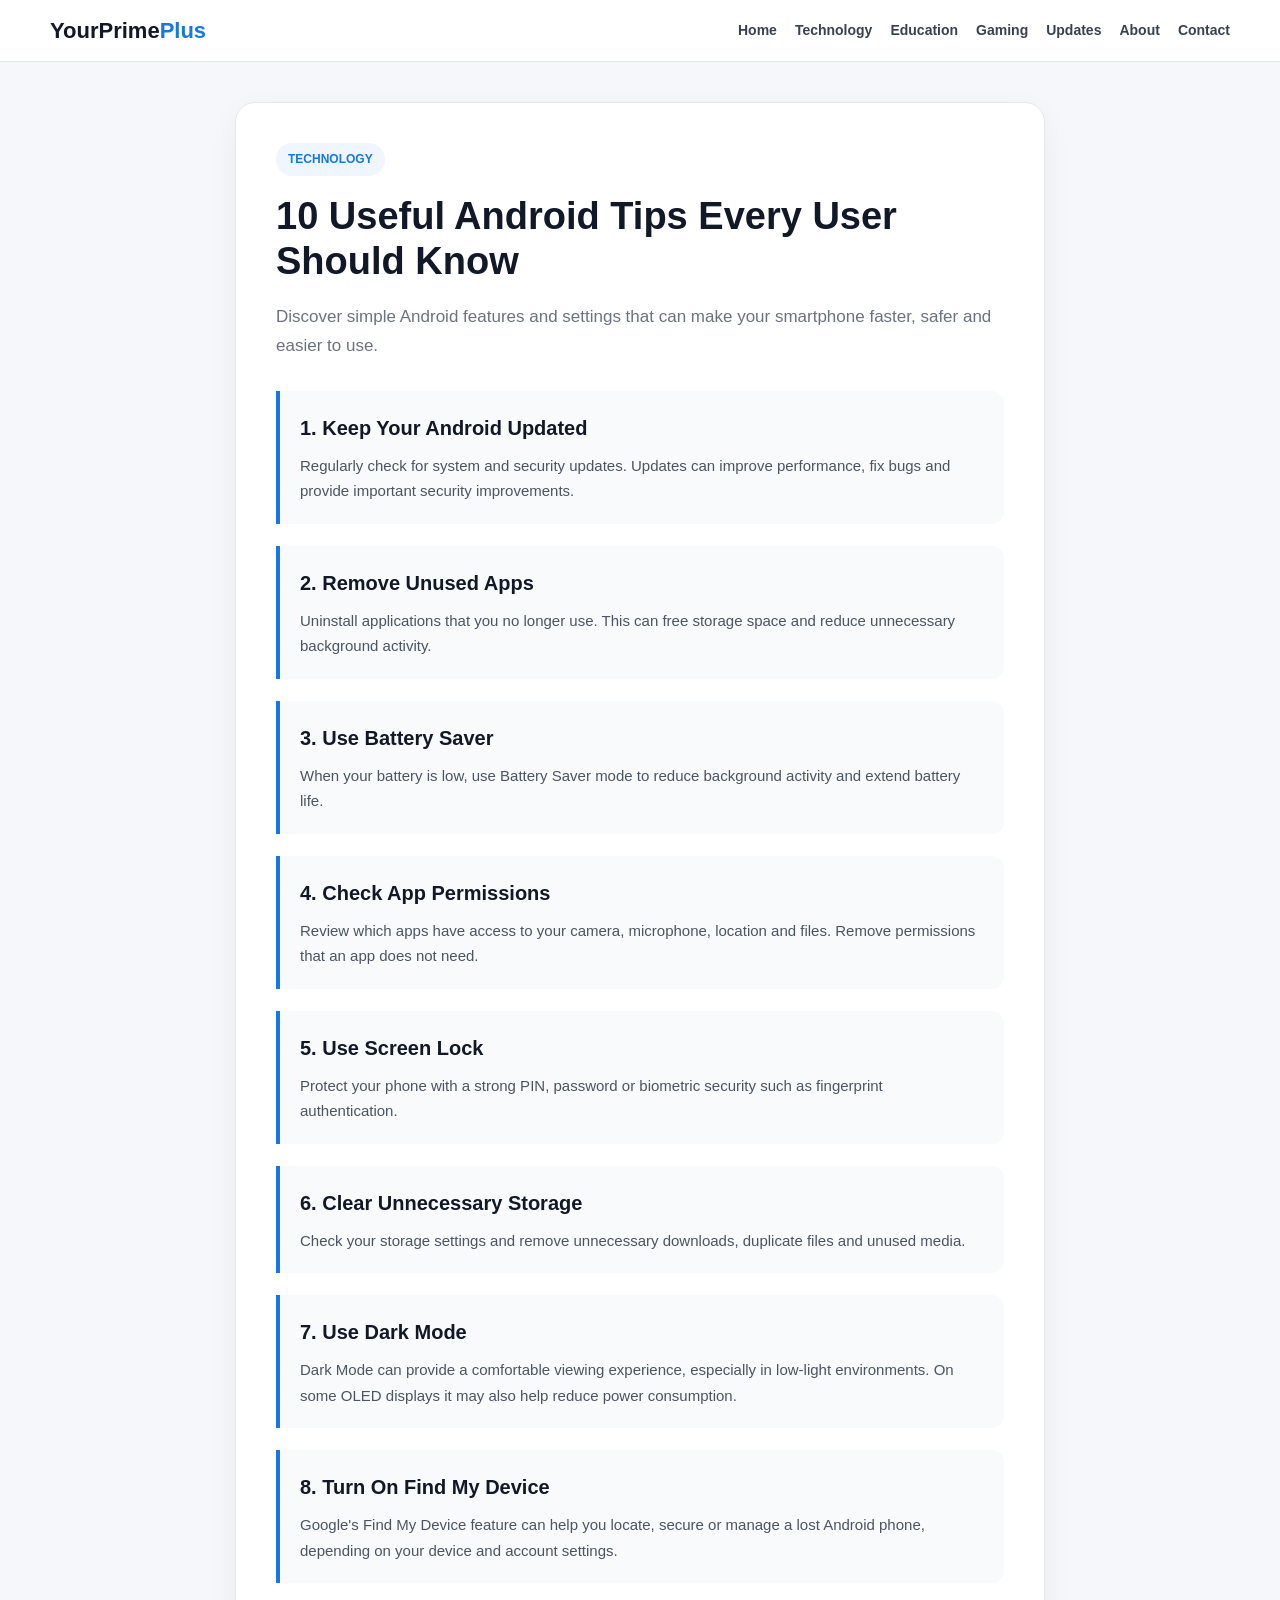
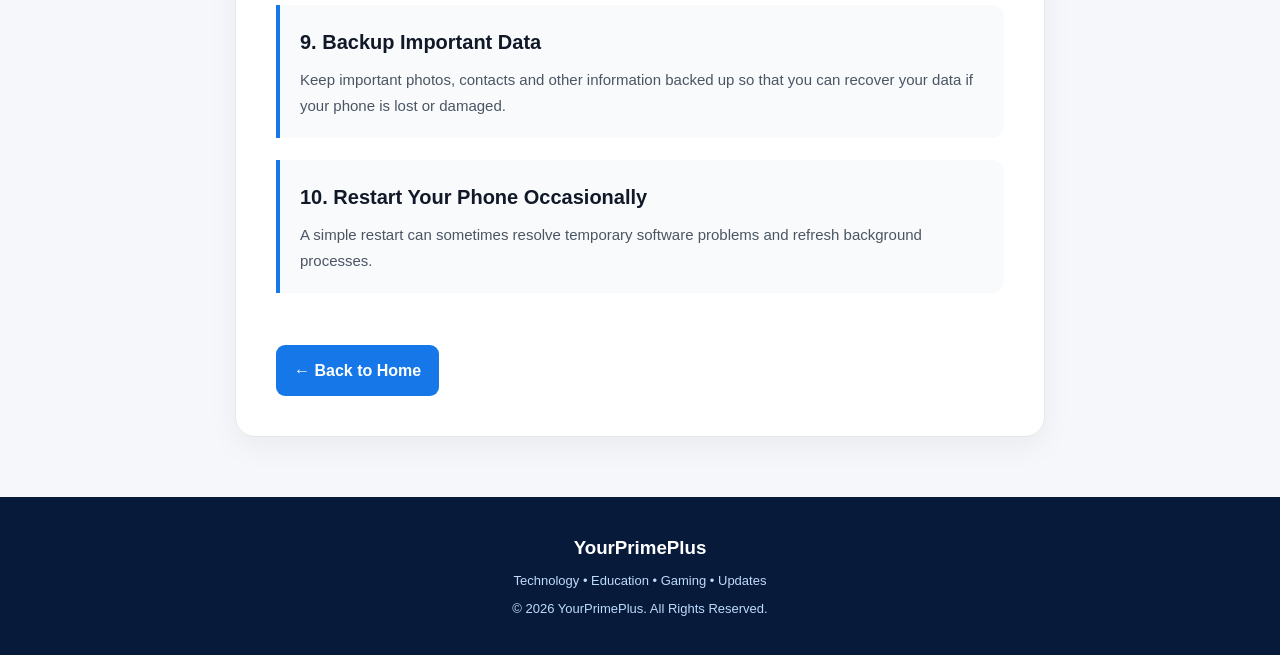
<file: android-tips.html>
<!DOCTYPE html>
<html lang="en">

<head>
    <meta charset="UTF-8">

    <meta name="viewport"
          content="width=device-width, initial-scale=1.0">

    <meta name="description"
          content="10 Useful Android Tips Every User Should Know - YourPrimePlus">

    <title>10 Useful Android Tips | YourPrimePlus</title>

    <style>

        * {
            margin: 0;
            padding: 0;
            box-sizing: border-box;
        }

        body {
            font-family: Arial, Helvetica, sans-serif;
            background: #f5f7fb;
            color: #111827;
            line-height: 1.7;
        }

        /* HEADER */

        header {
            background: #ffffff;
            border-bottom: 1px solid #e5e7eb;
            padding: 12px 20px;
        }

        .header-inner {
            max-width: 1180px;
            margin: auto;

            display: flex;
            align-items: center;
            justify-content: space-between;

            gap: 25px;
        }

        .brand {
            text-decoration: none;
            color: #111827;

            font-size: 22px;
            font-weight: 800;
        }

        .brand span {
            color: #1677e8;
        }

        nav {
            display: flex;
            gap: 18px;
            overflow-x: auto;
        }

        nav a {
            color: #374151;
            text-decoration: none;
            font-size: 14px;
            font-weight: 600;
            white-space: nowrap;
        }

        nav a:hover {
            color: #1677e8;
        }

        /* ARTICLE */

        .article-container {
            max-width: 850px;
            margin: 40px auto;
            padding: 0 20px;
        }

        .article {
            background: #ffffff;
            border: 1px solid #e5e7eb;
            border-radius: 20px;
            padding: 40px;
            box-shadow: 0 10px 30px rgba(0,0,0,0.05);
        }

        .category {
            display: inline-block;

            color: #1677e8;
            background: #eff6ff;

            padding: 6px 12px;
            border-radius: 20px;

            font-size: 12px;
            font-weight: bold;
            text-transform: uppercase;
        }

        h1 {
            font-size: 38px;
            line-height: 1.2;
            margin: 18px 0;
        }

        .intro {
            color: #6b7280;
            font-size: 17px;
            margin-bottom: 30px;
        }

        .tip {
            border-left: 4px solid #1677e8;
            background: #f8fafc;

            padding: 20px;
            margin: 22px 0;

            border-radius: 0 12px 12px 0;
        }

        .tip h2 {
            font-size: 20px;
            margin-bottom: 8px;
        }

        .tip p {
            color: #4b5563;
            font-size: 15px;
        }

        .back {
            display: inline-block;

            margin-top: 30px;

            padding: 12px 18px;

            background: #1677e8;
            color: white;

            text-decoration: none;

            border-radius: 9px;
            font-weight: bold;
        }

        .back:hover {
            background: #0b5dcc;
        }

        /* FOOTER */

        footer {
            margin-top: 60px;
            background: #071a3a;
            color: white;

            text-align: center;
            padding: 35px 20px;
        }

        footer p {
            color: #bfdbfe;
            font-size: 13px;
            margin-top: 6px;
        }

        /* MOBILE */

        @media (max-width: 700px) {

            .header-inner {
                flex-direction: column;
                align-items: flex-start;
            }

            .article-container {
                margin: 20px auto;
            }

            .article {
                padding: 25px 20px;
                border-radius: 16px;
            }

            h1 {
                font-size: 29px;
            }

            .intro {
                font-size: 15px;
            }

        }

    </style>

</head>


<body>

    <!-- HEADER -->

    <header>

        <div class="header-inner">

            <a href="index.html" class="brand">
                YourPrime<span>Plus</span>
            </a>

            <nav>

                <a href="index.html">Home</a>

                <a href="technology.html">
                    Technology
                </a>

                <a href="education.html">
                    Education
                </a>

                <a href="gaming.html">
                    Gaming
                </a>

                <a href="updates.html">
                    Updates
                </a>

                <a href="about.html">
                    About
                </a>

                <a href="contact.html">
                    Contact
                </a>

            </nav>

        </div>

    </header>


    <!-- ARTICLE -->

    <main class="article-container">

        <article class="article">

            <span class="category">
                Technology
            </span>

            <h1>
                10 Useful Android Tips Every User Should Know
            </h1>

            <p class="intro">
                Discover simple Android features and
                settings that can make your smartphone
                faster, safer and easier to use.
            </p>


            <div class="tip">

                <h2>
                    1. Keep Your Android Updated
                </h2>

                <p>
                    Regularly check for system and security
                    updates. Updates can improve performance,
                    fix bugs and provide important security
                    improvements.
                </p>

            </div>


            <div class="tip">

                <h2>
                    2. Remove Unused Apps
                </h2>

                <p>
                    Uninstall applications that you no longer
                    use. This can free storage space and reduce
                    unnecessary background activity.
                </p>

            </div>


            <div class="tip">

                <h2>
                    3. Use Battery Saver
                </h2>

                <p>
                    When your battery is low, use Battery Saver
                    mode to reduce background activity and
                    extend battery life.
                </p>

            </div>


            <div class="tip">

                <h2>
                    4. Check App Permissions
                </h2>

                <p>
                    Review which apps have access to your
                    camera, microphone, location and files.
                    Remove permissions that an app does not need.
                </p>

            </div>


            <div class="tip">

                <h2>
                    5. Use Screen Lock
                </h2>

                <p>
                    Protect your phone with a strong PIN,
                    password or biometric security such as
                    fingerprint authentication.
                </p>

            </div>


            <div class="tip">

                <h2>
                    6. Clear Unnecessary Storage
                </h2>

                <p>
                    Check your storage settings and remove
                    unnecessary downloads, duplicate files and
                    unused media.
                </p>

            </div>


            <div class="tip">

                <h2>
                    7. Use Dark Mode
                </h2>

                <p>
                    Dark Mode can provide a comfortable viewing
                    experience, especially in low-light environments.
                    On some OLED displays it may also help reduce
                    power consumption.
                </p>

            </div>


            <div class="tip">

                <h2>
                    8. Turn On Find My Device
                </h2>

                <p>
                    Google's Find My Device feature can help you
                    locate, secure or manage a lost Android phone,
                    depending on your device and account settings.
                </p>

            </div>


            <div class="tip">

                <h2>
                    9. Backup Important Data
                </h2>

                <p>
                    Keep important photos, contacts and other
                    information backed up so that you can recover
                    your data if your phone is lost or damaged.
                </p>

            </div>


            <div class="tip">

                <h2>
                    10. Restart Your Phone Occasionally
                </h2>

                <p>
                    A simple restart can sometimes resolve
                    temporary software problems and refresh
                    background processes.
                </p>

            </div>


            <a href="index.html" class="back">
                ← Back to Home
            </a>

        </article>

    </main>


    <!-- FOOTER -->

    <footer>

        <h3>
            YourPrimePlus
        </h3>

        <p>
            Technology • Education • Gaming • Updates
        </p>

        <p>
            © 2026 YourPrimePlus.
            All Rights Reserved.
        </p>

    </footer>

</body>

</html>
</file>
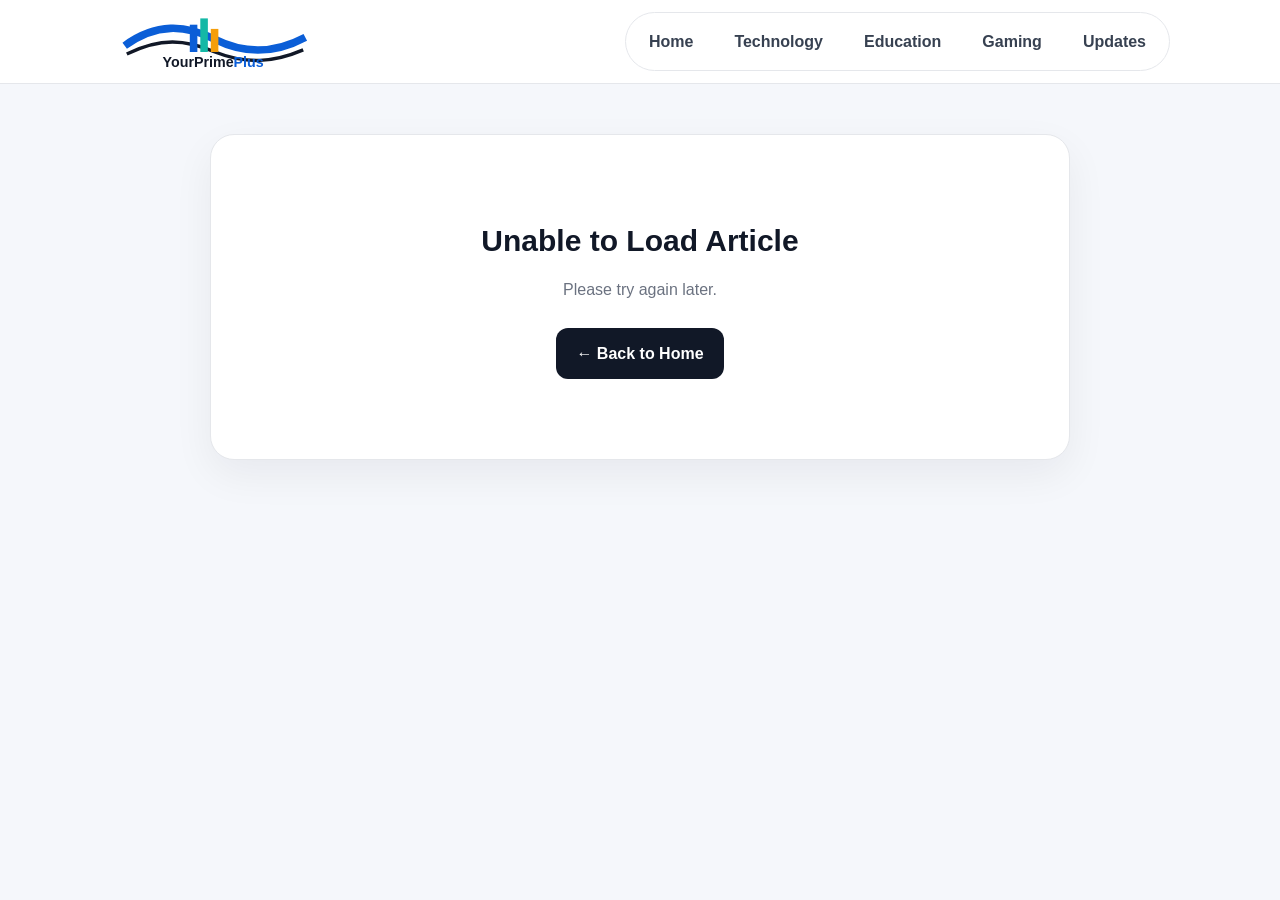
<file: article.html>
<!DOCTYPE html>
<html lang="en">

<head>

<meta charset="UTF-8">

<meta name="viewport"
      content="width=device-width, initial-scale=1.0">

<meta name="description"
      content="YourPrimePlus Article">

<meta name="theme-color"
      content="#071a3a">

<title>Article | YourPrimePlus</title>

<style>

* {
    margin: 0;
    padding: 0;
    box-sizing: border-box;
}

html {
    scroll-behavior: smooth;
}

body {
    font-family: Arial, Helvetica, sans-serif;
    background: #f5f7fb;
    color: #111827;
    line-height: 1.7;
}

a {
    text-decoration: none;
    color: inherit;
}


/* HEADER */

header {
    position: sticky;
    top: 0;
    z-index: 1000;

    background: rgba(255,255,255,0.92);

    backdrop-filter: blur(18px);
    -webkit-backdrop-filter: blur(18px);

    border-bottom: 1px solid #e5e7eb;
}

.header-inner {
    max-width: 1100px;
    margin: auto;

    min-height: 80px;

    padding: 10px 20px;

    display: flex;
    align-items: center;
    justify-content: space-between;
}

.logo {
    width: 210px;
}

.logo-svg {
    width: 100%;
    height: auto;
    display: block;
}


/* NAV */

nav {
    display: flex;
    gap: 5px;

    padding: 5px;

    border-radius: 50px;

    background: rgba(255,255,255,0.8);

    border: 1px solid #e5e7eb;

    overflow-x: auto;
}

nav a {
    white-space: nowrap;

    padding: 10px 18px;

    border-radius: 30px;

    color: #374151;

    font-weight: 600;
}

nav a:hover {
    background: #eff6ff;
    color: #0b5ed7;
}


/* ARTICLE */

.article-container {

    max-width: 900px;

    margin: 50px auto;

    padding: 0 20px;
}

.article-card {

    background: white;

    border: 1px solid #e5e7eb;

    border-radius: 24px;

    padding: 45px;

    box-shadow:
        0 15px 40px rgba(15,23,42,0.06);
}


/* CATEGORY */

.article-category {

    display: inline-block;

    padding: 7px 14px;

    border-radius: 30px;

    background: #eff6ff;

    color: #0b5ed7;

    font-size: 12px;

    font-weight: 800;

    letter-spacing: 0.7px;

    text-transform: uppercase;

    margin-bottom: 18px;
}


/* TITLE */

.article-title {

    font-size: 42px;

    line-height: 1.2;

    margin-bottom: 15px;

    color: #111827;
}


/* META */

.article-meta {

    color: #6b7280;

    font-size: 14px;

    margin-bottom: 30px;
}


/* IMAGE */

.article-image {

    width: 100%;

    max-height: 500px;

    object-fit: cover;

    border-radius: 18px;

    margin-bottom: 35px;
}


/* CONTENT */

.article-content {

    font-size: 17px;

    color: #374151;
}

.article-content p {

    margin-bottom: 20px;
}

.article-content h2 {

    font-size: 27px;

    color: #111827;

    margin-top: 35px;

    margin-bottom: 15px;
}

.article-content h3 {

    font-size: 22px;

    color: #111827;

    margin-top: 30px;

    margin-bottom: 12px;
}

.article-content ul,
.article-content ol {

    margin: 15px 0 20px 25px;
}

.article-content li {

    margin-bottom: 8px;
}

.article-content strong {

    color: #111827;
}


/* BUTTONS */

.article-actions {

    display: flex;

    gap: 12px;

    flex-wrap: wrap;

    margin-top: 40px;

    padding-top: 25px;

    border-top: 1px solid #e5e7eb;
}

.btn {

    display: inline-block;

    padding: 12px 20px;

    border-radius: 12px;

    font-weight: 700;

    cursor: pointer;

    border: none;
}

.back-btn {

    background: #111827;

    color: white;
}

.share-btn {

    background: #0b5ed7;

    color: white;
}


/* LOADING */

.loading {

    text-align: center;

    padding: 80px 20px;

    color: #6b7280;

    font-size: 18px;
}


/* ERROR */

.error {

    text-align: center;

    padding: 80px 20px;
}

.error h1 {

    font-size: 30px;

    margin-bottom: 10px;
}

.error p {

    color: #6b7280;

    margin-bottom: 25px;
}


/* MOBILE */

@media (max-width: 700px) {

    .header-inner {

        flex-direction: column;

        align-items: stretch;

        gap: 12px;

    }

    .logo {

        width: 190px;

        margin: auto;
    }

    nav {

        justify-content: flex-start;
    }

    .article-container {

        margin: 25px auto;

        padding: 0 14px;
    }

    .article-card {

        padding: 25px 20px;

        border-radius: 20px;
    }

    .article-title {

        font-size: 30px;
    }

    .article-content {

        font-size: 16px;
    }

}

</style>

</head>


<body>


<header>

<div class="header-inner">

<a href="index.html" class="logo">

<svg
class="logo-svg"
viewBox="0 0 500 150"
xmlns="http://www.w3.org/2000/svg"
>

<path
d="M35 85
C110 30 180 35 250 70
C320 105 390 105 465 65"
fill="none"
stroke="#0b5ed7"
stroke-width="18"
/>

<path
d="M40 105
C120 65 180 70 250 100
C325 130 390 125 460 95"
fill="none"
stroke="#111827"
stroke-width="8"
/>

<rect
x="190"
y="35"
width="18"
height="65"
fill="#0b5ed7"
/>

<rect
x="215"
y="20"
width="18"
height="80"
fill="#14b8a6"
/>

<rect
x="240"
y="45"
width="18"
height="55"
fill="#f59e0b"
/>

<text
x="125"
y="135"
font-size="34"
font-family="Arial"
font-weight="700"
fill="#111827"
>
YourPrime<tspan fill="#0b5ed7">Plus</tspan>
</text>

</svg>

</a>


<nav>

<a href="index.html">Home</a>

<a href="index.html#technology">
Technology
</a>

<a href="index.html#education">
Education
</a>

<a href="index.html#gaming">
Gaming
</a>

<a href="index.html#updates">
Updates
</a>

</nav>

</div>

</header>



<main>

<div
id="articleContainer"
class="article-container"
>

<div class="loading">

Loading article...

</div>

</div>

</main>



<script>

async function loadArticle() {

    const container =
        document.getElementById("articleContainer");

    try {

        const params =
            new URLSearchParams(window.location.search);

        const id =
            params.get("id");

        if (!id) {

            throw new Error("Article ID missing");

        }

        const response =
            await fetch("manual-articles.json");

        if (!response.ok) {

            throw new Error(
                "Could not load articles"
            );

        }

        const data =
            await response.json();

        const articles =
            data.items || [];

        const article =
            articles.find(
                item =>
                    String(item.id) === String(id)
            );

        if (!article) {

            container.innerHTML = `

                <div class="article-card error">

                    <h1>
                        Article Not Found
                    </h1>

                    <p>
                        The article you are looking for
                        does not exist.
                    </p>

                    <a
                        href="index.html"
                        class="btn back-btn"
                    >
                        ← Back to Home
                    </a>

                </div>

            `;

            return;

        }


        document.title =
            article.title +
            " | YourPrimePlus";


        let content =
            article.content || "";


        /*
        Convert simple new lines
        into paragraphs.
        */

        content =
            content
            .split(/\n\s*\n/)
            .map(
                paragraph =>
                    `<p>${paragraph
                    .replace(/\n/g, "<br>")}</p>`
            )
            .join("");


        let imageHTML = "";

        if (article.image) {

            imageHTML = `

                <img
                    src="${article.image}"
                    alt="${article.title}"
                    class="article-image"
                >

            `;

        }


        container.innerHTML = `

            <article class="article-card">

                <div class="article-category">

                    ${article.category || "UPDATES"}

                </div>


                <h1 class="article-title">

                    ${article.title || "Untitled Article"}

                </h1>


                <div class="article-meta">

                    Published:
                    ${article.published || "Recently"}

                </div>


                ${imageHTML}


                <div class="article-content">

                    ${
                        content ||
                        "<p>No article content available.</p>"
                    }

                </div>


                <div class="article-actions">

                    <a
                        href="index.html"
                        class="btn back-btn"
                    >
                        ← Back
                    </a>


                    <button
                        class="btn share-btn"
                        onclick="shareArticle()"
                    >
                        Share Article
                    </button>

                </div>

            </article>

        `;


        window.currentArticleTitle =
            article.title || "YourPrimePlus Article";

    }

    catch (error) {

        console.error(error);

        container.innerHTML = `

            <div class="article-card error">

                <h1>
                    Unable to Load Article
                </h1>

                <p>
                    Please try again later.
                </p>

                <a
                    href="index.html"
                    class="btn back-btn"
                >
                    ← Back to Home
                </a>

            </div>

        `;

    }

}



async function shareArticle() {

    const title =
        window.currentArticleTitle ||
        "YourPrimePlus Article";

    const url =
        window.location.href;


    if (navigator.share) {

        try {

            await navigator.share({

                title: title,

                text:
                    "Read this article on YourPrimePlus",

                url: url

            });

        }

        catch (error) {

            console.log(
                "Share cancelled"
            );

        }

    }

    else {

        try {

            await navigator.clipboard.writeText(url);

            alert(
                "Article link copied!"
            );

        }

        catch (error) {

            alert(
                "Copy this URL: " + url
            );

        }

    }

}


loadArticle();

</script>


</body>

  </html>
</file>
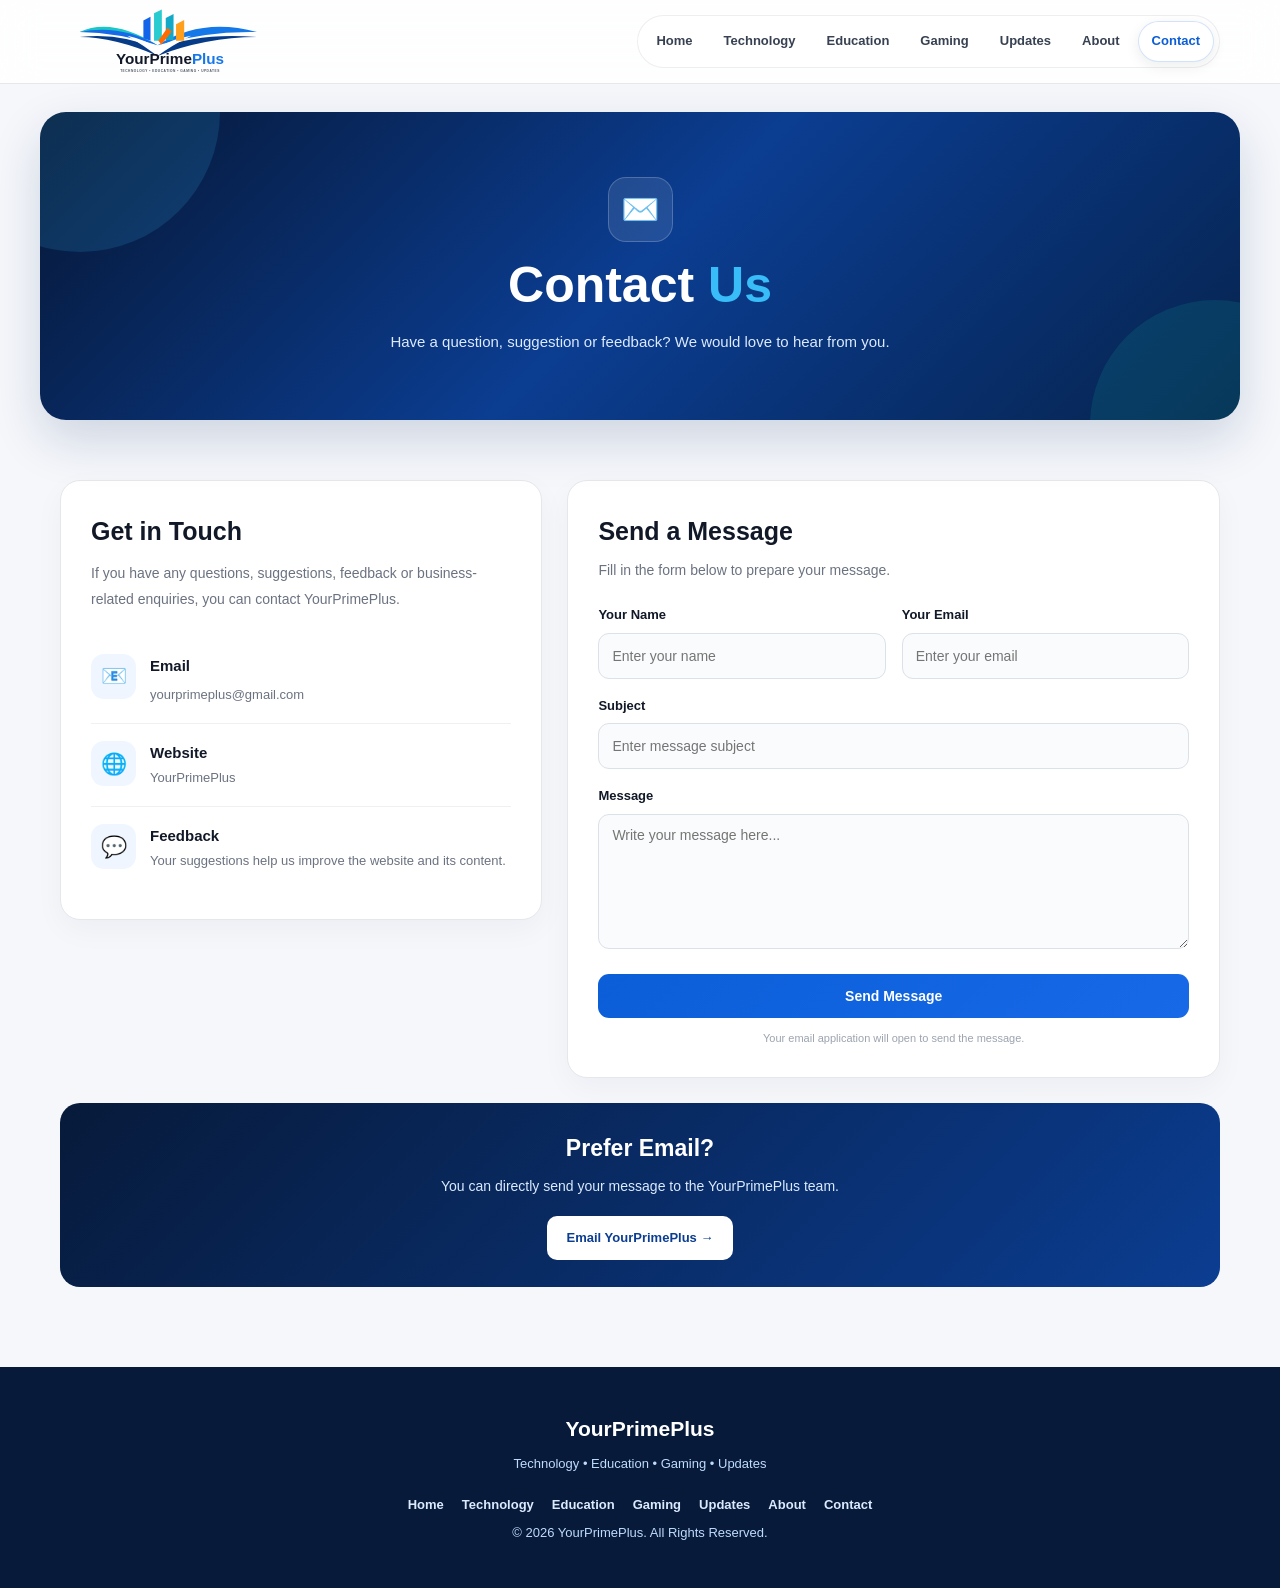
<file: contact.html>
<!DOCTYPE html>
<html lang="en">

<head>

<meta charset="UTF-8">

<meta name="viewport"
      content="width=device-width, initial-scale=1.0">

<meta name="description"
      content="Contact YourPrimePlus - Get in touch with us">

<meta name="theme-color"
      content="#071a3a">

<title>Contact | YourPrimePlus</title>


<style>

* {
    margin: 0;
    padding: 0;
    box-sizing: border-box;
}

html {
    scroll-behavior: smooth;
}

body {
    font-family: Arial, Helvetica, sans-serif;
    background: #f5f7fb;
    color: #111827;
    line-height: 1.6;
}

a {
    text-decoration: none;
}


/* =========================
   HEADER
========================= */

header {
    position: sticky;
    top: 0;
    z-index: 1000;

    background: rgba(255,255,255,0.88);

    backdrop-filter: blur(18px);
    -webkit-backdrop-filter: blur(18px);

    border-bottom: 1px solid #e5e7eb;
}

.header-inner {
    max-width: 1200px;
    min-height: 78px;

    margin: auto;
    padding: 8px 20px;

    display: flex;
    align-items: center;
    justify-content: space-between;

    gap: 25px;
}


/* =========================
   LOGO
========================= */

.logo {
    display: flex;
    align-items: center;

    width: 220px;

    flex-shrink: 0;
}

.logo-svg {
    width: 220px;
    height: auto;

    display: block;
}


/* =========================
   NAVIGATION
========================= */

nav {
    display: flex;
    align-items: center;

    gap: 5px;
    padding: 5px;

    border-radius: 50px;

    background:
        rgba(255,255,255,0.65);

    border:
        1px solid rgba(15,23,42,0.07);
}

nav a {
    color: #374151;

    padding: 9px 13px;

    border-radius: 30px;

    font-size: 13px;

    font-weight: 700;

    white-space: nowrap;

    transition: 0.25s;
}

nav a:hover {
    color: #0b5ed7;

    background:
        rgba(11,94,215,0.06);
}


/* ACTIVE CONTACT */

nav a.active {
    color: #0b5ed7;

    background:
        rgba(255,255,255,0.60);

    border:
        1px solid rgba(11,94,215,0.18);

    box-shadow:
        0 4px 14px
        rgba(15,23,42,0.08);

    backdrop-filter: blur(12px);
}


/* =========================
   HERO
========================= */

.page-hero {

    max-width: 1200px;

    margin: 28px auto 0;

    padding: 65px 25px;

    border-radius: 26px;

    position: relative;

    overflow: hidden;

    text-align: center;

    color: white;

    background:
        linear-gradient(
            135deg,
            #061633,
            #0b3d91,
            #06234d
        );

    box-shadow:
        0 20px 50px
        rgba(0,35,90,0.16);
}

.page-hero::before {

    content: "";

    position: absolute;

    width: 280px;
    height: 280px;

    top: -140px;
    left: -100px;

    border-radius: 50%;

    background:
        rgba(56,189,248,0.15);
}

.page-hero::after {

    content: "";

    position: absolute;

    width: 250px;
    height: 250px;

    right: -100px;
    bottom: -130px;

    border-radius: 50%;

    background:
        rgba(20,184,166,0.14);
}

.page-hero-content {

    position: relative;

    z-index: 2;

    max-width: 750px;

    margin: auto;
}

.page-icon {

    width: 65px;
    height: 65px;

    margin: 0 auto 16px;

    display: flex;

    align-items: center;
    justify-content: center;

    border-radius: 18px;

    background:
        rgba(255,255,255,0.10);

    border:
        1px solid
        rgba(255,255,255,0.20);

    font-size: 31px;

    backdrop-filter: blur(12px);
}

.page-hero h1 {

    font-size:
        clamp(32px, 6vw, 50px);

    line-height: 1.1;

    margin-bottom: 15px;
}

.page-hero h1 span {
    color: #38bdf8;
}

.page-hero p {

    color: #dbeafe;

    max-width: 650px;

    margin: auto;

    font-size: 15px;

    line-height: 1.8;
}


/* =========================
   MAIN
========================= */

.container {

    max-width: 1200px;

    margin: 60px auto;

    padding: 0 20px;
}


/* =========================
   CONTACT GRID
========================= */

.contact-grid {

    display: grid;

    grid-template-columns:
        0.85fr 1.15fr;

    gap: 25px;

    align-items: start;
}


/* =========================
   CONTACT INFO
========================= */

.contact-info {

    background: white;

    border: 1px solid #e5e7eb;

    border-radius: 20px;

    padding: 30px;

    box-shadow:
        0 10px 30px
        rgba(15,23,42,0.04);
}

.contact-info h2 {

    font-size: 25px;

    margin-bottom: 10px;
}

.contact-info > p {

    color: #6b7280;

    font-size: 14px;

    line-height: 1.8;

    margin-bottom: 25px;
}


/* =========================
   CONTACT ITEM
========================= */

.contact-item {

    display: flex;

    align-items: flex-start;

    gap: 14px;

    padding: 17px 0;

    border-top:
        1px solid #eef0f4;
}

.contact-item:first-of-type {
    border-top: 0;
}

.contact-icon {

    width: 45px;
    height: 45px;

    flex-shrink: 0;

    display: flex;

    align-items: center;
    justify-content: center;

    border-radius: 13px;

    background: #eff6ff;

    font-size: 21px;
}

.contact-item h3 {

    font-size: 15px;

    margin-bottom: 3px;
}

.contact-item p,
.contact-item a {

    color: #6b7280;

    font-size: 13px;

    word-break: break-word;
}

.contact-item a:hover {
    color: #0b5ed7;
}


/* =========================
   FORM
========================= */

.contact-form {

    background: white;

    border: 1px solid #e5e7eb;

    border-radius: 20px;

    padding: 30px;

    box-shadow:
        0 10px 30px
        rgba(15,23,42,0.04);
}

.contact-form h2 {

    font-size: 25px;

    margin-bottom: 8px;
}

.form-description {

    color: #6b7280;

    font-size: 14px;

    margin-bottom: 23px;
}

.form-row {

    display: grid;

    grid-template-columns:
        repeat(2, 1fr);

    gap: 16px;
}

.form-group {

    margin-bottom: 17px;
}

.form-group label {

    display: block;

    font-size: 13px;

    font-weight: 700;

    margin-bottom: 7px;
}

.form-group input,
.form-group textarea {

    width: 100%;

    border: 1px solid #dbe1e8;

    border-radius: 11px;

    padding: 12px 13px;

    outline: none;

    font-family: inherit;

    font-size: 14px;

    background: #fafbfc;

    transition: 0.2s;
}

.form-group input {

    height: 46px;
}

.form-group textarea {

    min-height: 135px;

    resize: vertical;
}

.form-group input:focus,
.form-group textarea:focus {

    border-color: #0b5ed7;

    background: white;

    box-shadow:
        0 0 0 3px
        rgba(11,94,215,0.08);
}

.submit-button {

    width: 100%;

    border: 0;

    cursor: pointer;

    padding: 14px 20px;

    border-radius: 11px;

    background:
        linear-gradient(
            135deg,
            #0b5ed7,
            #1769e8
        );

    color: white;

    font-size: 14px;

    font-weight: 800;

    transition: 0.2s;
}

.submit-button:hover {

    transform:
        translateY(-2px);

    box-shadow:
        0 10px 20px
        rgba(11,94,215,0.20);
}

.form-note {

    color: #9ca3af;

    font-size: 11px;

    margin-top: 12px;

    text-align: center;
}


/* =========================
   QUICK CONTACT
========================= */

.quick-contact {

    margin-top: 25px;

    padding: 27px;

    border-radius: 20px;

    background:
        linear-gradient(
            135deg,
            #071a3a,
            #0b3d91
        );

    color: white;

    text-align: center;
}

.quick-contact h2 {

    font-size: 23px;

    margin-bottom: 8px;
}

.quick-contact p {

    color: #dbeafe;

    font-size: 14px;

    margin-bottom: 18px;
}

.email-button {

    display: inline-block;

    padding: 12px 20px;

    border-radius: 10px;

    background: white;

    color: #0b3d91;

    font-size: 13px;

    font-weight: 800;

    transition: 0.2s;
}

.email-button:hover {

    transform:
        translateY(-2px);
}


/* =========================
   FOOTER
========================= */

footer {

    margin-top: 80px;

    padding: 45px 20px;

    text-align: center;

    color: white;

    background: #071a3a;
}

footer h3 {

    font-size: 21px;

    margin-bottom: 8px;
}

footer p {

    color: #bfdbfe;

    font-size: 13px;

    margin-top: 7px;
}

.footer-links {

    display: flex;

    justify-content: center;

    flex-wrap: wrap;

    gap: 18px;

    margin-top: 20px;
}

.footer-links a {

    color: #dbeafe;

    font-size: 13px;

    font-weight: 600;
}

.footer-links a:hover {
    color: white;
}


/* =========================
   MOBILE
========================= */

@media (max-width: 950px) {

    .header-inner {

        flex-direction: column;

        align-items: flex-start;

        padding: 10px 15px;
    }

    .logo {
        width: 205px;
    }

    .logo-svg {
        width: 205px;
    }

    nav {

        width: 100%;

        overflow-x: auto;

        justify-content: flex-start;

        scrollbar-width: none;
    }

    nav::-webkit-scrollbar {
        display: none;
    }

    .contact-grid {

        grid-template-columns:
            1fr;
    }

}


@media (max-width: 600px) {

    .page-hero {

        margin:
            15px 12px 0;

        padding:
            55px 20px;

        border-radius:
            22px;
    }

    .page-hero h1 {
        font-size: 34px;
    }

    .page-hero p {
        font-size: 14px;
    }

    .container {

        margin: 45px auto;

        padding: 0 15px;
    }

    .contact-info,
    .contact-form {

        padding: 23px;
    }

    .form-row {

        grid-template-columns:
            1fr;
    }

}

</style>

</head>


<body>


<!-- =========================
     HEADER
========================= -->

<header>

<div class="header-inner">


<a href="index.html" class="logo">

<svg
class="logo-svg"
viewBox="0 0 620 190"
xmlns="http://www.w3.org/2000/svg"
role="img"
aria-label="YourPrimePlus Logo"
>

<path
d="M55 68 Q145 25 275 105 Q165 55 55 68Z"
fill="#19c7c4"
/>

<path
d="M55 68 Q170 45 275 105 Q165 70 55 68Z"
fill="#1769e8"
/>

<path
d="M275 105 Q400 25 555 68 Q410 65 275 105Z"
fill="#1478e8"
/>

<path
d="M55 82 Q165 68 275 115 Q395 68 555 82
Q410 83 275 135 Q155 83 55 82Z"
fill="#063b87"
/>

<path
d="M275 135 Q235 105 190 78
Q235 88 275 112
Q320 85 370 78
Q315 105 275 135Z"
fill="#ffffff"
/>

<path
d="M235 85 L235 35 L255 25 L255 92Z"
fill="#1264e8"
/>

<path
d="M265 92 L265 15 L287 4 L287 92Z"
fill="#28cbd0"
/>

<path
d="M298 90 L298 28 L320 17 L320 90Z"
fill="#12a9c9"
/>

<path
d="M327 92 L327 46 L350 34 L350 92Z"
fill="#ff9f1c"
/>

<path
d="M277 92 L303 56 L315 66 L286 103Z"
fill="#ff6b00"
/>

<text
x="310"
y="158"
text-anchor="middle"
font-family="Arial, Helvetica, sans-serif"
font-size="43"
font-weight="800"
fill="#111827"
>
YourPrime<tspan fill="#1677e8">Plus</tspan>
</text>

<text
x="310"
y="180"
text-anchor="middle"
font-family="Arial, Helvetica, sans-serif"
font-size="9"
font-weight="600"
letter-spacing="1.5"
fill="#4b5563"
>
TECHNOLOGY • EDUCATION • GAMING • UPDATES
</text>

</svg>

</a>


<nav>

<a href="index.html">
Home
</a>

<a href="technology.html">
Technology
</a>

<a href="education.html">
Education
</a>

<a href="gaming.html">
Gaming
</a>

<a href="updates.html">
Updates
</a>

<a href="about.html">
About
</a>

<a
href="contact.html"
class="active"
>
Contact
</a>

</nav>

</div>

</header>



<!-- =========================
     HERO
========================= -->

<section class="page-hero">

<div class="page-hero-content">

<div class="page-icon">
✉️
</div>

<h1>
Contact <span>Us</span>
</h1>

<p>
Have a question, suggestion or feedback?
We would love to hear from you.
</p>

</div>

</section>



<!-- =========================
     MAIN
========================= -->

<main class="container">


<section class="contact-grid">


<!-- =========================
     CONTACT INFORMATION
========================= -->

<div class="contact-info">

<h2>
Get in Touch
</h2>

<p>
If you have any questions, suggestions,
feedback or business-related enquiries,
you can contact YourPrimePlus.
</p>


<div class="contact-item">

<div class="contact-icon">
📧
</div>

<div>

<h3>
Email
</h3>

<a href="mailto:yourprimeplus@gmail.com">
yourprimeplus@gmail.com
</a>

</div>

</div>



<div class="contact-item">

<div class="contact-icon">
🌐
</div>

<div>

<h3>
Website
</h3>

<p>
YourPrimePlus
</p>

</div>

</div>



<div class="contact-item">

<div class="contact-icon">
💬
</div>

<div>

<h3>
Feedback
</h3>

<p>
Your suggestions help us improve
the website and its content.
</p>

</div>

</div>


</div>



<!-- =========================
     CONTACT FORM
========================= -->

<div class="contact-form">

<h2>
Send a Message
</h2>

<p class="form-description">
Fill in the form below to prepare
your message.
</p>


<form
action="mailto:yourprimeplus@gmail.com"
method="post"
enctype="text/plain"
>


<div class="form-row">


<div class="form-group">

<label for="name">
Your Name
</label>

<input
type="text"
id="name"
name="Name"
placeholder="Enter your name"
required
>

</div>



<div class="form-group">

<label for="email">
Your Email
</label>

<input
type="email"
id="email"
name="Email"
placeholder="Enter your email"
required
>

</div>


</div>



<div class="form-group">

<label for="subject">
Subject
</label>

<input
type="text"
id="subject"
name="Subject"
placeholder="Enter message subject"
required
>

</div>



<div class="form-group">

<label for="message">
Message
</label>

<textarea
id="message"
name="Message"
placeholder="Write your message here..."
required
></textarea>

</div>



<button
type="submit"
class="submit-button"
>
Send Message
</button>


<p class="form-note">
Your email application will open to send the message.
</p>

</form>

</div>


</section>



<!-- =========================
     QUICK EMAIL
========================= -->

<section class="quick-contact">

<h2>
Prefer Email?
</h2>

<p>
You can directly send your message
to the YourPrimePlus team.
</p>

<a
href="mailto:yourprimeplus@gmail.com"
class="email-button"
>
Email YourPrimePlus →
</a>

</section>


</main>



<!-- =========================
     FOOTER
========================= -->

<footer>

<h3>
YourPrimePlus
</h3>

<p>
Technology • Education • Gaming • Updates
</p>


<div class="footer-links">

<a href="index.html">
Home
</a>

<a href="technology.html">
Technology
</a>

<a href="education.html">
Education
</a>

<a href="gaming.html">
Gaming
</a>

<a href="updates.html">
Updates
</a>

<a href="about.html">
About
</a>

<a href="contact.html">
Contact
</a>

</div>


<p>
© 2026 YourPrimePlus.
All Rights Reserved.
</p>

</footer>


</body>

</html>
</file>
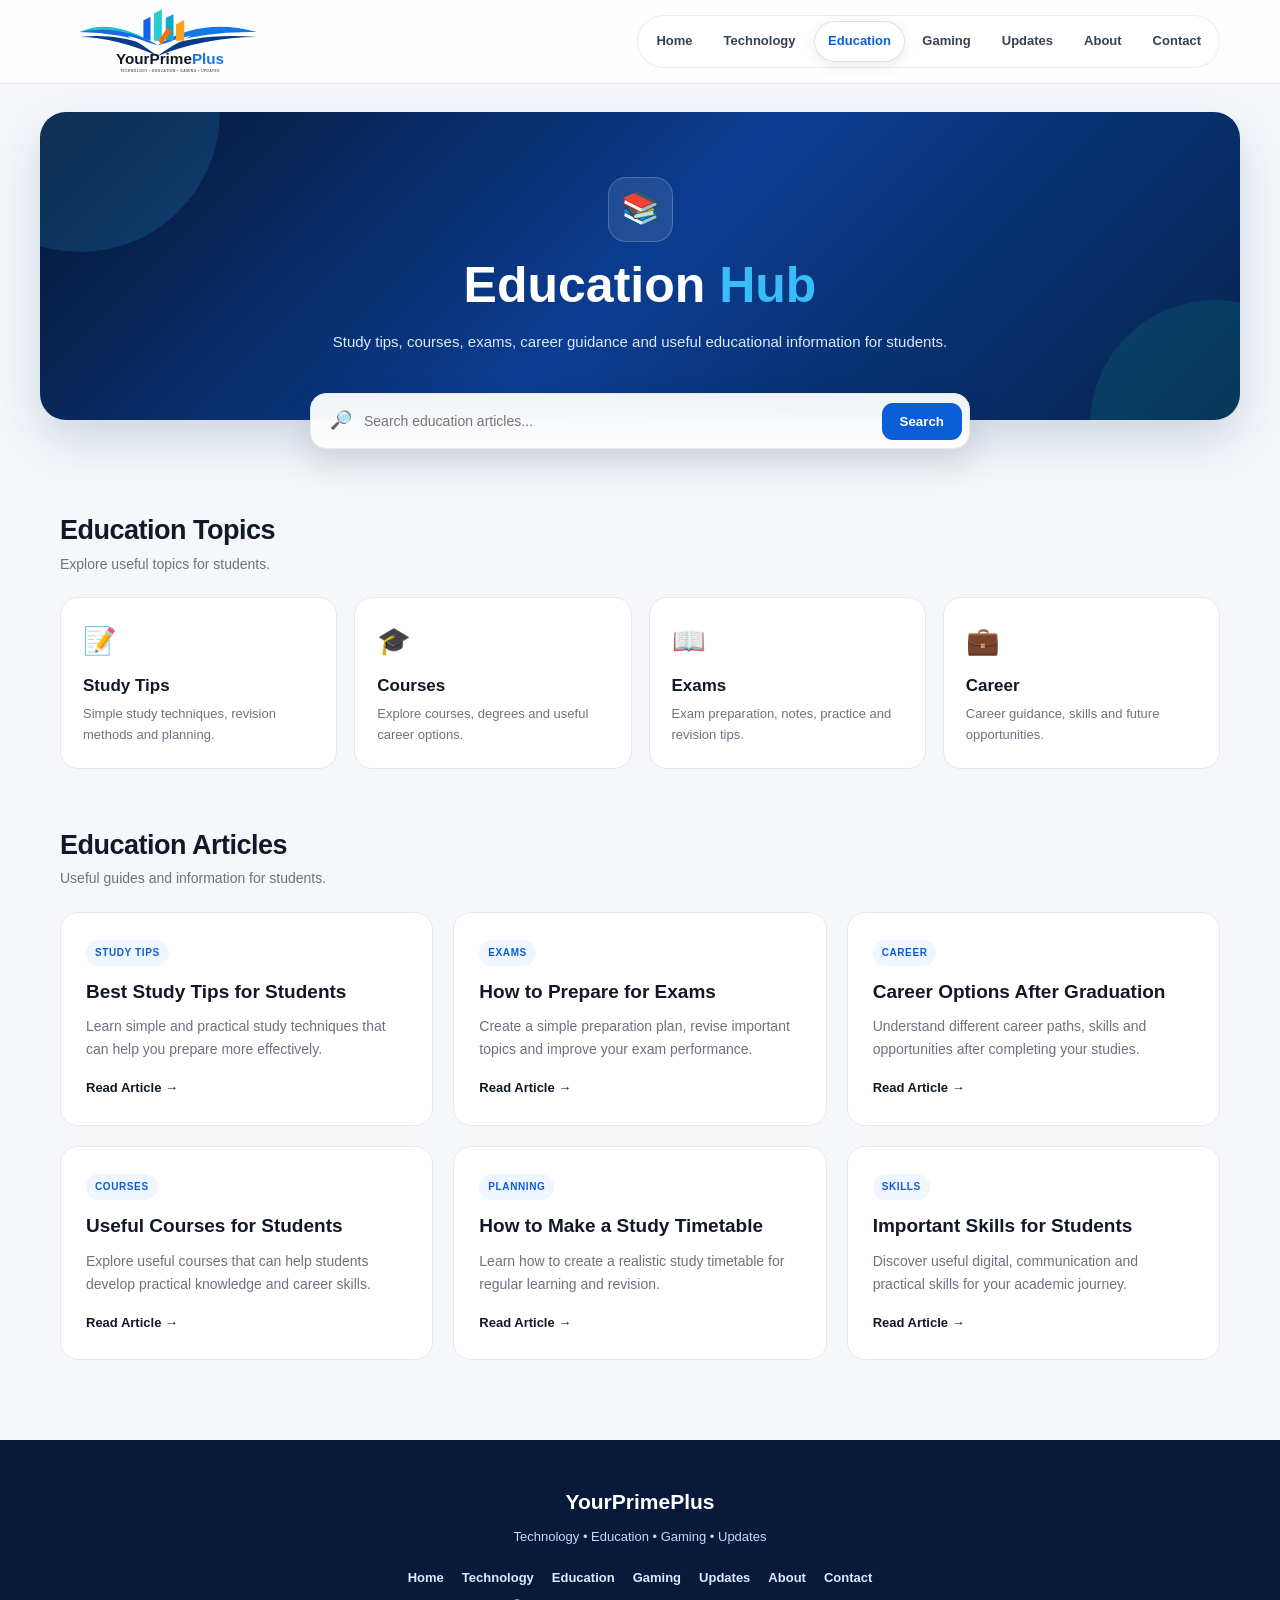
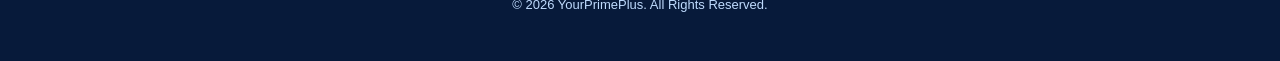
<file: education.html>
<!DOCTYPE html>
<html lang="en">

<head>

<meta charset="UTF-8">

<meta name="viewport"
      content="width=device-width, initial-scale=1.0">

<meta name="description"
      content="YourPrimePlus Education - Study Tips, Courses, Exams and Career Information">

<title>Education | YourPrimePlus</title>

<style>

* {
    margin: 0;
    padding: 0;
    box-sizing: border-box;
}

html {
    scroll-behavior: smooth;
}

body {
    font-family: Arial, Helvetica, sans-serif;
    background: #f5f7fb;
    color: #111827;
    line-height: 1.6;
}

a {
    text-decoration: none;
}


/* =========================
   HEADER
========================= */

header {
    position: sticky;
    top: 0;
    z-index: 1000;

    background:
        rgba(255,255,255,0.88);

    backdrop-filter: blur(18px);
    -webkit-backdrop-filter: blur(18px);

    border-bottom: 1px solid #e5e7eb;
}

.header-inner {
    max-width: 1200px;
    min-height: 78px;

    margin: auto;
    padding: 8px 20px;

    display: flex;
    align-items: center;
    justify-content: space-between;

    gap: 25px;
}


/* =========================
   LOGO
========================= */

.logo {
    display: flex;
    align-items: center;

    width: 220px;
    flex-shrink: 0;
}

.logo-svg {
    width: 220px;
    height: auto;
    display: block;
}


/* =========================
   NAVIGATION
========================= */

nav {
    display: flex;
    align-items: center;

    gap: 5px;
    padding: 5px;

    border-radius: 50px;

    background:
        rgba(255,255,255,0.65);

    border:
        1px solid rgba(15,23,42,0.07);
}

nav a {
    color: #374151;

    padding: 9px 13px;

    border-radius: 30px;

    font-size: 13px;
    font-weight: 700;

    white-space: nowrap;

    transition: 0.25s;
}

nav a:hover {
    color: #0b5ed7;

    background:
        rgba(11,94,215,0.06);
}


/* ACTIVE EDUCATION */

nav a.active {
    color: #0b5ed7;

    background:
        rgba(255,255,255,0.60);

    border:
        1px solid rgba(11,94,215,0.18);

    box-shadow:
        0 4px 14px rgba(15,23,42,0.08);

    backdrop-filter: blur(12px);
}


/* =========================
   HERO
========================= */

.page-hero {

    max-width: 1200px;

    margin: 28px auto 0;

    padding: 65px 25px;

    border-radius: 26px;

    position: relative;

    overflow: hidden;

    text-align: center;

    color: white;

    background:
        linear-gradient(
            135deg,
            #061633,
            #0b3d91,
            #06234d
        );

    box-shadow:
        0 20px 50px
        rgba(0,35,90,0.16);
}

.page-hero::before {

    content: "";

    position: absolute;

    width: 280px;
    height: 280px;

    top: -140px;
    left: -100px;

    border-radius: 50%;

    background:
        rgba(56,189,248,0.15);
}

.page-hero::after {

    content: "";

    position: absolute;

    width: 250px;
    height: 250px;

    right: -100px;
    bottom: -130px;

    border-radius: 50%;

    background:
        rgba(20,184,166,0.14);
}

.page-hero-content {

    position: relative;

    z-index: 2;

    max-width: 750px;

    margin: auto;
}

.page-icon {

    width: 65px;
    height: 65px;

    margin: 0 auto 16px;

    display: flex;

    align-items: center;
    justify-content: center;

    border-radius: 18px;

    background:
        rgba(255,255,255,0.10);

    border:
        1px solid
        rgba(255,255,255,0.20);

    font-size: 31px;

    backdrop-filter: blur(12px);
}

.page-hero h1 {

    font-size:
        clamp(32px, 6vw, 50px);

    line-height: 1.1;

    margin-bottom: 15px;
}

.page-hero h1 span {
    color: #38bdf8;
}

.page-hero p {

    color: #dbeafe;

    max-width: 650px;

    margin: auto;

    font-size: 15px;

    line-height: 1.8;
}


/* =========================
   SEARCH
========================= */

.search-wrapper {

    max-width: 700px;

    margin: -27px auto 0;

    position: relative;

    z-index: 10;

    padding: 0 20px;
}

.search-box {

    display: flex;

    align-items: center;

    gap: 8px;

    padding: 7px;

    background:
        rgba(255,255,255,0.94);

    border: 1px solid #e5e7eb;

    border-radius: 16px;

    box-shadow:
        0 15px 35px
        rgba(15,23,42,0.12);

    backdrop-filter: blur(15px);
}

.search-icon {

    padding-left: 12px;

    font-size: 18px;
}

.search-box input {

    flex: 1;

    min-width: 0;

    border: 0;

    outline: none;

    background: transparent;

    padding: 12px 4px;

    font-size: 14px;
}

.search-box button {

    border: 0;

    cursor: pointer;

    padding: 11px 18px;

    border-radius: 11px;

    background: #0b5ed7;

    color: white;

    font-weight: 700;
}


/* =========================
   MAIN
========================= */

.container {

    max-width: 1200px;

    margin: 60px auto;

    padding: 0 20px;
}

.section-heading {

    display: flex;

    align-items: center;

    justify-content: space-between;

    gap: 15px;

    margin-bottom: 22px;
}

.section-heading h2 {

    font-size: 27px;

    letter-spacing: -0.5px;
}

.section-heading p {

    color: #6b7280;

    font-size: 14px;
}


/* =========================
   EDUCATION TOPICS
========================= */

.topics {

    display: grid;

    grid-template-columns:
        repeat(4, 1fr);

    gap: 17px;

    margin-bottom: 55px;
}

.topic {

    background: white;

    border: 1px solid #e5e7eb;

    border-radius: 18px;

    padding: 22px;

    transition: 0.25s;
}

.topic:hover {

    transform:
        translateY(-4px);

    box-shadow:
        0 14px 30px
        rgba(15,23,42,0.08);
}

.topic-icon {

    font-size: 27px;

    margin-bottom: 9px;
}

.topic h3 {

    font-size: 17px;

    margin-bottom: 5px;
}

.topic p {

    color: #6b7280;

    font-size: 13px;
}


/* =========================
   ARTICLES
========================= */

.articles {

    display: grid;

    grid-template-columns:
        repeat(3, 1fr);

    gap: 20px;
}

.article {

    background: white;

    border: 1px solid #e5e7eb;

    border-radius: 18px;

    padding: 25px;

    transition: 0.25s;
}

.article:hover {

    transform:
        translateY(-4px);

    box-shadow:
        0 15px 30px
        rgba(15,23,42,0.08);
}

.article-category {

    display: inline-block;

    color: #0b5ed7;

    background: #eff6ff;

    border-radius: 20px;

    padding: 5px 9px;

    font-size: 10px;

    font-weight: 800;

    text-transform: uppercase;

    letter-spacing: .6px;

    margin-bottom: 13px;
}

.article h3 {

    font-size: 19px;

    line-height: 1.4;

    margin-bottom: 10px;
}

.article p {

    color: #6b7280;

    font-size: 14px;

    line-height: 1.65;
}

.article-link {

    display: inline-block;

    margin-top: 17px;

    color: #111827;

    font-size: 13px;

    font-weight: 800;
}

.article-link:hover {
    color: #0b5ed7;
}


/* =========================
   FOOTER
========================= */

footer {

    margin-top: 80px;

    padding: 45px 20px;

    text-align: center;

    color: white;

    background: #071a3a;
}

footer h3 {

    font-size: 21px;

    margin-bottom: 8px;
}

footer p {

    color: #bfdbfe;

    font-size: 13px;

    margin-top: 7px;
}

.footer-links {

    display: flex;

    justify-content: center;

    flex-wrap: wrap;

    gap: 18px;

    margin-top: 20px;
}

.footer-links a {

    color: #dbeafe;

    font-size: 13px;

    font-weight: 600;
}

.footer-links a:hover {
    color: white;
}


/* =========================
   MOBILE
========================= */

@media (max-width: 950px) {

    .header-inner {

        flex-direction: column;

        align-items: flex-start;

        padding: 10px 15px;
    }

    .logo {
        width: 205px;
    }

    .logo-svg {
        width: 205px;
    }

    nav {

        width: 100%;

        overflow-x: auto;

        justify-content: flex-start;

        scrollbar-width: none;
    }

    nav::-webkit-scrollbar {
        display: none;
    }

    .topics {

        grid-template-columns:
            repeat(2, 1fr);
    }

    .articles {

        grid-template-columns:
            repeat(2, 1fr);
    }

}


@media (max-width: 600px) {

    .page-hero {

        margin:
            15px 12px 0;

        padding:
            55px 20px;

        border-radius:
            22px;
    }

    .page-hero h1 {
        font-size: 34px;
    }

    .page-hero p {
        font-size: 14px;
    }

    .search-wrapper {
        padding: 0 12px;
    }

    .search-box button {

        padding:
            10px 13px;

        font-size: 12px;
    }

    .container {

        margin: 45px auto;

        padding: 0 15px;
    }

    .section-heading h2 {
        font-size: 22px;
    }

    .topics {
        grid-template-columns: 1fr;
    }

    .articles {
        grid-template-columns: 1fr;
    }

}

</style>

</head>


<body>


<!-- =========================
     HEADER
========================= -->

<header>

<div class="header-inner">


<a href="index.html" class="logo">

<svg
class="logo-svg"
viewBox="0 0 620 190"
xmlns="http://www.w3.org/2000/svg"
role="img"
aria-label="YourPrimePlus Logo"
>

<path
d="M55 68 Q145 25 275 105 Q165 55 55 68Z"
fill="#19c7c4"
/>

<path
d="M55 68 Q170 45 275 105 Q165 70 55 68Z"
fill="#1769e8"
/>

<path
d="M275 105 Q400 25 555 68 Q410 65 275 105Z"
fill="#1478e8"
/>

<path
d="M55 82 Q165 68 275 115 Q395 68 555 82
Q410 83 275 135 Q155 83 55 82Z"
fill="#063b87"
/>

<path
d="M275 135 Q235 105 190 78
Q235 88 275 112
Q320 85 370 78
Q315 105 275 135Z"
fill="#ffffff"
/>

<path
d="M235 85 L235 35 L255 25 L255 92Z"
fill="#1264e8"
/>

<path
d="M265 92 L265 15 L287 4 L287 92Z"
fill="#28cbd0"
/>

<path
d="M298 90 L298 28 L320 17 L320 90Z"
fill="#12a9c9"
/>

<path
d="M327 92 L327 46 L350 34 L350 92Z"
fill="#ff9f1c"
/>

<path
d="M277 92 L303 56 L315 66 L286 103Z"
fill="#ff6b00"
/>

<text
x="310"
y="158"
text-anchor="middle"
font-family="Arial, Helvetica, sans-serif"
font-size="43"
font-weight="800"
fill="#111827"
>
YourPrime<tspan fill="#1677e8">Plus</tspan>
</text>

<text
x="310"
y="180"
text-anchor="middle"
font-family="Arial, Helvetica, sans-serif"
font-size="9"
font-weight="600"
letter-spacing="1.5"
fill="#4b5563"
>
TECHNOLOGY • EDUCATION • GAMING • UPDATES
</text>

</svg>

</a>


<nav>

<a href="index.html">
Home
</a>

<a href="technology.html">
Technology
</a>

<a
href="education.html"
class="active"
>
Education
</a>

<a href="gaming.html">
Gaming
</a>

<a href="updates.html">
Updates
</a>

<a href="about.html">
About
</a>

<a href="contact.html">
Contact
</a>

</nav>

</div>

</header>



<!-- =========================
     HERO
========================= -->

<section class="page-hero">

<div class="page-hero-content">

<div class="page-icon">
📚
</div>

<h1>
Education <span>Hub</span>
</h1>

<p>
Study tips, courses, exams, career guidance
and useful educational information for students.
</p>

</div>

</section>



<!-- =========================
     SEARCH
========================= -->

<div class="search-wrapper">

<div class="search-box">

<span class="search-icon">
🔎
</span>

<input
type="search"
id="educationSearch"
placeholder="Search education articles..."
>

<button
type="button"
onclick="searchEducation()"
>
Search
</button>

</div>

</div>



<!-- =========================
     MAIN
========================= -->

<main class="container">


<!-- =========================
     TOPICS
========================= -->

<section>

<div class="section-heading">

<div>

<h2>
Education Topics
</h2>

<p>
Explore useful topics for students.
</p>

</div>

</div>


<div class="topics">


<div class="topic">

<div class="topic-icon">
📝
</div>

<h3>
Study Tips
</h3>

<p>
Simple study techniques,
revision methods and planning.
</p>

</div>


<div class="topic">

<div class="topic-icon">
🎓
</div>

<h3>
Courses
</h3>

<p>
Explore courses, degrees
and useful career options.
</p>

</div>


<div class="topic">

<div class="topic-icon">
📖
</div>

<h3>
Exams
</h3>

<p>
Exam preparation, notes,
practice and revision tips.
</p>

</div>


<div class="topic">

<div class="topic-icon">
💼
</div>

<h3>
Career
</h3>

<p>
Career guidance, skills
and future opportunities.
</p>

</div>


</div>

</section>



<!-- =========================
     ARTICLES
========================= -->

<section id="educationArticles">

<div class="section-heading">

<div>

<h2>
Education Articles
</h2>

<p>
Useful guides and information for students.
</p>

</div>

</div>


<div class="articles">


<!-- ARTICLE 1 -->

<article
class="article searchable"
data-title="best study tips for students"
>

<div class="article-category">
Study Tips
</div>

<h3>
Best Study Tips for Students
</h3>

<p>
Learn simple and practical study
techniques that can help you
prepare more effectively.
</p>

<a
href="education.html"
class="article-link"
>
Read Article →
</a>

</article>



<!-- ARTICLE 2 -->

<article
class="article searchable"
data-title="how to prepare for exams"
>

<div class="article-category">
Exams
</div>

<h3>
How to Prepare for Exams
</h3>

<p>
Create a simple preparation plan,
revise important topics and improve
your exam performance.
</p>

<a
href="education.html"
class="article-link"
>
Read Article →
</a>

</article>



<!-- ARTICLE 3 -->

<article
class="article searchable"
data-title="career options after graduation"
>

<div class="article-category">
Career
</div>

<h3>
Career Options After Graduation
</h3>

<p>
Understand different career paths,
skills and opportunities after
completing your studies.
</p>

<a
href="education.html"
class="article-link"
>
Read Article →
</a>

</article>



<!-- ARTICLE 4 -->

<article
class="article searchable"
data-title="useful courses for students"
>

<div class="article-category">
Courses
</div>

<h3>
Useful Courses for Students
</h3>

<p>
Explore useful courses that can
help students develop practical
knowledge and career skills.
</p>

<a
href="education.html"
class="article-link"
>
Read Article →
</a>

</article>



<!-- ARTICLE 5 -->

<article
class="article searchable"
data-title="how to make study timetable"
>

<div class="article-category">
Planning
</div>

<h3>
How to Make a Study Timetable
</h3>

<p>
Learn how to create a realistic
study timetable for regular
learning and revision.
</p>

<a
href="education.html"
class="article-link"
>
Read Article →
</a>

</article>



<!-- ARTICLE 6 -->

<article
class="article searchable"
data-title="important skills for students"
>

<div class="article-category">
Skills
</div>

<h3>
Important Skills for Students
</h3>

<p>
Discover useful digital,
communication and practical skills
for your academic journey.
</p>

<a
href="education.html"
class="article-link"
>
Read Article →
</a>

</article>


</div>

</section>


</main>



<!-- =========================
     FOOTER
========================= -->

<footer>

<h3>
YourPrimePlus
</h3>

<p>
Technology • Education • Gaming • Updates
</p>


<div class="footer-links">

<a href="index.html">
Home
</a>

<a href="technology.html">
Technology
</a>

<a href="education.html">
Education
</a>

<a href="gaming.html">
Gaming
</a>

<a href="updates.html">
Updates
</a>

<a href="about.html">
About
</a>

<a href="contact.html">
Contact
</a>

</div>


<p>
© 2026 YourPrimePlus.
All Rights Reserved.
</p>

</footer>



<!-- =========================
     SEARCH SCRIPT
========================= -->

<script>

function searchEducation() {

    const input =
        document.getElementById(
            "educationSearch"
        );

    const query =
        input.value
        .trim()
        .toLowerCase();

    const articles =
        document.querySelectorAll(
            ".searchable"
        );


    articles.forEach(function(article) {

        const title =
            article
            .getAttribute("data-title")
            .toLowerCase();

        const content =
            article.innerText
            .toLowerCase();


        if (
            !query ||
            title.includes(query) ||
            content.includes(query)
        ) {

            article.style.display = "";

        } else {

            article.style.display = "none";

        }

    });


    document
        .getElementById("educationArticles")
        .scrollIntoView({
            behavior: "smooth"
        });

}


document
    .getElementById("educationSearch")
    .addEventListener(
        "keydown",
        function(event) {

            if (event.key === "Enter") {

                searchEducation();

            }

        }
    );

</script>


</body>

</html>
</file>
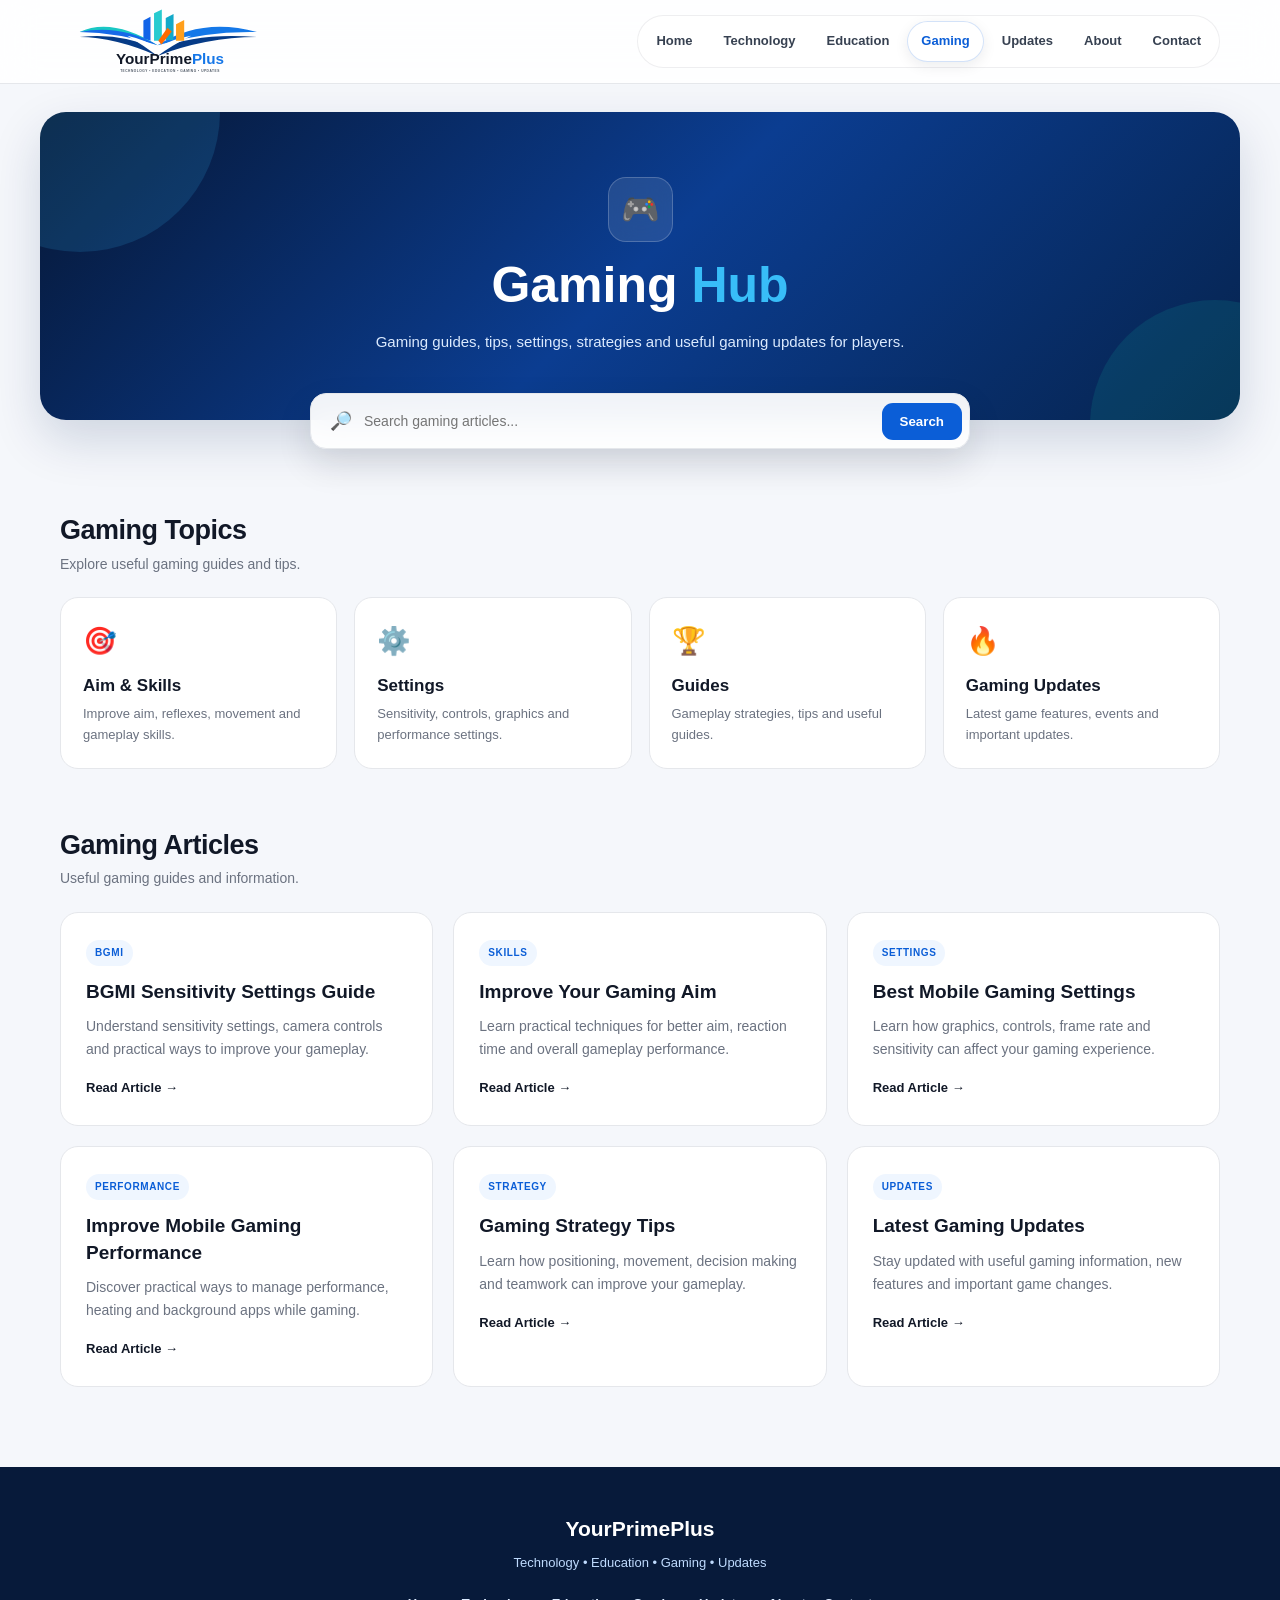
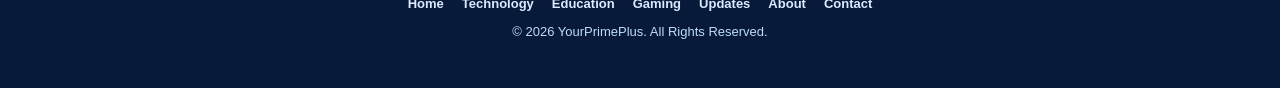
<file: gaming.html>
<!DOCTYPE html>
<html lang="en">

<head>

<meta charset="UTF-8">

<meta name="viewport"
      content="width=device-width, initial-scale=1.0">

<meta name="description"
      content="YourPrimePlus Gaming - Gaming Guides, BGMI, PUBG, Tips and Gaming Updates">

<meta name="theme-color"
      content="#071a3a">

<title>Gaming | YourPrimePlus</title>


<style>

* {
    margin: 0;
    padding: 0;
    box-sizing: border-box;
}

html {
    scroll-behavior: smooth;
}

body {
    font-family: Arial, Helvetica, sans-serif;
    background: #f5f7fb;
    color: #111827;
    line-height: 1.6;
}

a {
    text-decoration: none;
}


/* =========================
   HEADER
========================= */

header {
    position: sticky;
    top: 0;
    z-index: 1000;

    background:
        rgba(255,255,255,0.88);

    backdrop-filter: blur(18px);
    -webkit-backdrop-filter: blur(18px);

    border-bottom: 1px solid #e5e7eb;
}

.header-inner {
    max-width: 1200px;
    min-height: 78px;

    margin: auto;
    padding: 8px 20px;

    display: flex;
    align-items: center;
    justify-content: space-between;

    gap: 25px;
}


/* =========================
   LOGO
========================= */

.logo {
    display: flex;
    align-items: center;

    width: 220px;
    flex-shrink: 0;
}

.logo-svg {
    width: 220px;
    height: auto;
    display: block;
}


/* =========================
   NAVIGATION
========================= */

nav {
    display: flex;
    align-items: center;

    gap: 5px;
    padding: 5px;

    border-radius: 50px;

    background:
        rgba(255,255,255,0.65);

    border:
        1px solid rgba(15,23,42,0.07);
}

nav a {
    color: #374151;

    padding: 9px 13px;

    border-radius: 30px;

    font-size: 13px;
    font-weight: 700;

    white-space: nowrap;

    transition: 0.25s;
}

nav a:hover {
    color: #0b5ed7;

    background:
        rgba(11,94,215,0.06);
}


/* ACTIVE GAMING */

nav a.active {
    color: #0b5ed7;

    background:
        rgba(255,255,255,0.60);

    border:
        1px solid rgba(11,94,215,0.18);

    box-shadow:
        0 4px 14px rgba(15,23,42,0.08);

    backdrop-filter: blur(12px);
}


/* =========================
   HERO
========================= */

.page-hero {

    max-width: 1200px;

    margin: 28px auto 0;

    padding: 65px 25px;

    border-radius: 26px;

    position: relative;

    overflow: hidden;

    text-align: center;

    color: white;

    background:
        linear-gradient(
            135deg,
            #061633,
            #0b3d91,
            #06234d
        );

    box-shadow:
        0 20px 50px
        rgba(0,35,90,0.16);
}

.page-hero::before {

    content: "";

    position: absolute;

    width: 280px;
    height: 280px;

    top: -140px;
    left: -100px;

    border-radius: 50%;

    background:
        rgba(56,189,248,0.15);
}

.page-hero::after {

    content: "";

    position: absolute;

    width: 250px;
    height: 250px;

    right: -100px;
    bottom: -130px;

    border-radius: 50%;

    background:
        rgba(20,184,166,0.14);
}

.page-hero-content {

    position: relative;

    z-index: 2;

    max-width: 750px;

    margin: auto;
}

.page-icon {

    width: 65px;
    height: 65px;

    margin: 0 auto 16px;

    display: flex;

    align-items: center;
    justify-content: center;

    border-radius: 18px;

    background:
        rgba(255,255,255,0.10);

    border:
        1px solid
        rgba(255,255,255,0.20);

    font-size: 31px;

    backdrop-filter: blur(12px);
}

.page-hero h1 {

    font-size:
        clamp(32px, 6vw, 50px);

    line-height: 1.1;

    margin-bottom: 15px;
}

.page-hero h1 span {
    color: #38bdf8;
}

.page-hero p {

    color: #dbeafe;

    max-width: 650px;

    margin: auto;

    font-size: 15px;

    line-height: 1.8;
}


/* =========================
   SEARCH
========================= */

.search-wrapper {

    max-width: 700px;

    margin: -27px auto 0;

    position: relative;

    z-index: 10;

    padding: 0 20px;
}

.search-box {

    display: flex;

    align-items: center;

    gap: 8px;

    padding: 7px;

    background:
        rgba(255,255,255,0.94);

    border: 1px solid #e5e7eb;

    border-radius: 16px;

    box-shadow:
        0 15px 35px
        rgba(15,23,42,0.12);

    backdrop-filter: blur(15px);
}

.search-icon {

    padding-left: 12px;

    font-size: 18px;
}

.search-box input {

    flex: 1;

    min-width: 0;

    border: 0;

    outline: none;

    background: transparent;

    padding: 12px 4px;

    font-size: 14px;
}

.search-box button {

    border: 0;

    cursor: pointer;

    padding: 11px 18px;

    border-radius: 11px;

    background: #0b5ed7;

    color: white;

    font-weight: 700;
}


/* =========================
   MAIN
========================= */

.container {

    max-width: 1200px;

    margin: 60px auto;

    padding: 0 20px;
}

.section-heading {

    display: flex;

    align-items: center;

    justify-content: space-between;

    gap: 15px;

    margin-bottom: 22px;
}

.section-heading h2 {

    font-size: 27px;

    letter-spacing: -0.5px;
}

.section-heading p {

    color: #6b7280;

    font-size: 14px;
}


/* =========================
   GAMING TOPICS
========================= */

.topics {

    display: grid;

    grid-template-columns:
        repeat(4, 1fr);

    gap: 17px;

    margin-bottom: 55px;
}

.topic {

    background: white;

    border: 1px solid #e5e7eb;

    border-radius: 18px;

    padding: 22px;

    transition: 0.25s;
}

.topic:hover {

    transform:
        translateY(-4px);

    box-shadow:
        0 14px 30px
        rgba(15,23,42,0.08);
}

.topic-icon {

    font-size: 27px;

    margin-bottom: 9px;
}

.topic h3 {

    font-size: 17px;

    margin-bottom: 5px;
}

.topic p {

    color: #6b7280;

    font-size: 13px;
}


/* =========================
   ARTICLES
========================= */

.articles {

    display: grid;

    grid-template-columns:
        repeat(3, 1fr);

    gap: 20px;
}

.article {

    background: white;

    border: 1px solid #e5e7eb;

    border-radius: 18px;

    padding: 25px;

    transition: 0.25s;
}

.article:hover {

    transform:
        translateY(-4px);

    box-shadow:
        0 15px 30px
        rgba(15,23,42,0.08);
}

.article-category {

    display: inline-block;

    color: #0b5ed7;

    background: #eff6ff;

    border-radius: 20px;

    padding: 5px 9px;

    font-size: 10px;

    font-weight: 800;

    text-transform: uppercase;

    letter-spacing: .6px;

    margin-bottom: 13px;
}

.article h3 {

    font-size: 19px;

    line-height: 1.4;

    margin-bottom: 10px;
}

.article p {

    color: #6b7280;

    font-size: 14px;

    line-height: 1.65;
}

.article-link {

    display: inline-block;

    margin-top: 17px;

    color: #111827;

    font-size: 13px;

    font-weight: 800;
}

.article-link:hover {
    color: #0b5ed7;
}


/* =========================
   FOOTER
========================= */

footer {

    margin-top: 80px;

    padding: 45px 20px;

    text-align: center;

    color: white;

    background: #071a3a;
}

footer h3 {

    font-size: 21px;

    margin-bottom: 8px;
}

footer p {

    color: #bfdbfe;

    font-size: 13px;

    margin-top: 7px;
}

.footer-links {

    display: flex;

    justify-content: center;

    flex-wrap: wrap;

    gap: 18px;

    margin-top: 20px;
}

.footer-links a {

    color: #dbeafe;

    font-size: 13px;

    font-weight: 600;
}

.footer-links a:hover {
    color: white;
}


/* =========================
   MOBILE
========================= */

@media (max-width: 950px) {

    .header-inner {

        flex-direction: column;

        align-items: flex-start;

        padding: 10px 15px;
    }

    .logo {
        width: 205px;
    }

    .logo-svg {
        width: 205px;
    }

    nav {

        width: 100%;

        overflow-x: auto;

        justify-content: flex-start;

        scrollbar-width: none;
    }

    nav::-webkit-scrollbar {
        display: none;
    }

    .topics {

        grid-template-columns:
            repeat(2, 1fr);
    }

    .articles {

        grid-template-columns:
            repeat(2, 1fr);
    }

}


@media (max-width: 600px) {

    .page-hero {

        margin:
            15px 12px 0;

        padding:
            55px 20px;

        border-radius:
            22px;
    }

    .page-hero h1 {
        font-size: 34px;
    }

    .page-hero p {
        font-size: 14px;
    }

    .search-wrapper {
        padding: 0 12px;
    }

    .search-box button {

        padding:
            10px 13px;

        font-size: 12px;
    }

    .container {

        margin: 45px auto;

        padding: 0 15px;
    }

    .section-heading h2 {
        font-size: 22px;
    }

    .topics {
        grid-template-columns: 1fr;
    }

    .articles {
        grid-template-columns: 1fr;
    }

}

</style>

</head>


<body>


<!-- =========================
     HEADER
========================= -->

<header>

<div class="header-inner">


<a href="index.html" class="logo">

<svg
class="logo-svg"
viewBox="0 0 620 190"
xmlns="http://www.w3.org/2000/svg"
role="img"
aria-label="YourPrimePlus Logo"
>

<path
d="M55 68 Q145 25 275 105 Q165 55 55 68Z"
fill="#19c7c4"
/>

<path
d="M55 68 Q170 45 275 105 Q165 70 55 68Z"
fill="#1769e8"
/>

<path
d="M275 105 Q400 25 555 68 Q410 65 275 105Z"
fill="#1478e8"
/>

<path
d="M55 82 Q165 68 275 115 Q395 68 555 82
Q410 83 275 135 Q155 83 55 82Z"
fill="#063b87"
/>

<path
d="M275 135 Q235 105 190 78
Q235 88 275 112
Q320 85 370 78
Q315 105 275 135Z"
fill="#ffffff"
/>

<path
d="M235 85 L235 35 L255 25 L255 92Z"
fill="#1264e8"
/>

<path
d="M265 92 L265 15 L287 4 L287 92Z"
fill="#28cbd0"
/>

<path
d="M298 90 L298 28 L320 17 L320 90Z"
fill="#12a9c9"
/>

<path
d="M327 92 L327 46 L350 34 L350 92Z"
fill="#ff9f1c"
/>

<path
d="M277 92 L303 56 L315 66 L286 103Z"
fill="#ff6b00"
/>

<text
x="310"
y="158"
text-anchor="middle"
font-family="Arial, Helvetica, sans-serif"
font-size="43"
font-weight="800"
fill="#111827"
>
YourPrime<tspan fill="#1677e8">Plus</tspan>
</text>

<text
x="310"
y="180"
text-anchor="middle"
font-family="Arial, Helvetica, sans-serif"
font-size="9"
font-weight="600"
letter-spacing="1.5"
fill="#4b5563"
>
TECHNOLOGY • EDUCATION • GAMING • UPDATES
</text>

</svg>

</a>


<nav>

<a href="index.html">
Home
</a>

<a href="technology.html">
Technology
</a>

<a href="education.html">
Education
</a>

<a
href="gaming.html"
class="active"
>
Gaming
</a>

<a href="updates.html">
Updates
</a>

<a href="about.html">
About
</a>

<a href="contact.html">
Contact
</a>

</nav>

</div>

</header>



<!-- =========================
     HERO
========================= -->

<section class="page-hero">

<div class="page-hero-content">

<div class="page-icon">
🎮
</div>

<h1>
Gaming <span>Hub</span>
</h1>

<p>
Gaming guides, tips, settings, strategies
and useful gaming updates for players.
</p>

</div>

</section>



<!-- =========================
     SEARCH
========================= -->

<div class="search-wrapper">

<div class="search-box">

<span class="search-icon">
🔎
</span>

<input
type="search"
id="gamingSearch"
placeholder="Search gaming articles..."
>

<button
type="button"
onclick="searchGaming()"
>
Search
</button>

</div>

</div>



<!-- =========================
     MAIN
========================= -->

<main class="container">


<!-- =========================
     GAMING TOPICS
========================= -->

<section>

<div class="section-heading">

<div>

<h2>
Gaming Topics
</h2>

<p>
Explore useful gaming guides and tips.
</p>

</div>

</div>


<div class="topics">


<div class="topic">

<div class="topic-icon">
🎯
</div>

<h3>
Aim & Skills
</h3>

<p>
Improve aim, reflexes,
movement and gameplay skills.
</p>

</div>


<div class="topic">

<div class="topic-icon">
⚙️
</div>

<h3>
Settings
</h3>

<p>
Sensitivity, controls,
graphics and performance settings.
</p>

</div>


<div class="topic">

<div class="topic-icon">
🏆
</div>

<h3>
Guides
</h3>

<p>
Gameplay strategies,
tips and useful guides.
</p>

</div>


<div class="topic">

<div class="topic-icon">
🔥
</div>

<h3>
Gaming Updates
</h3>

<p>
Latest game features,
events and important updates.
</p>

</div>


</div>

</section>



<!-- =========================
     ARTICLES
========================= -->

<section id="gamingArticles">

<div class="section-heading">

<div>

<h2>
Gaming Articles
</h2>

<p>
Useful gaming guides and information.
</p>

</div>

</div>


<div class="articles">


<!-- ARTICLE 1 -->

<article
class="article searchable"
data-title="bgmi sensitivity settings guide"
>

<div class="article-category">
BGMI
</div>

<h3>
BGMI Sensitivity Settings Guide
</h3>

<p>
Understand sensitivity settings,
camera controls and practical ways
to improve your gameplay.
</p>

<a
href="gaming.html"
class="article-link"
>
Read Article →
</a>

</article>



<!-- ARTICLE 2 -->

<article
class="article searchable"
data-title="gaming aim improvement tips"
>

<div class="article-category">
Skills
</div>

<h3>
Improve Your Gaming Aim
</h3>

<p>
Learn practical techniques for
better aim, reaction time and
overall gameplay performance.
</p>

<a
href="gaming.html"
class="article-link"
>
Read Article →
</a>

</article>



<!-- ARTICLE 3 -->

<article
class="article searchable"
data-title="best gaming settings for mobile"
>

<div class="article-category">
Settings
</div>

<h3>
Best Mobile Gaming Settings
</h3>

<p>
Learn how graphics, controls,
frame rate and sensitivity can
affect your gaming experience.
</p>

<a
href="gaming.html"
class="article-link"
>
Read Article →
</a>

</article>



<!-- ARTICLE 4 -->

<article
class="article searchable"
data-title="gaming performance tips"
>

<div class="article-category">
Performance
</div>

<h3>
Improve Mobile Gaming Performance
</h3>

<p>
Discover practical ways to manage
performance, heating and background
apps while gaming.
</p>

<a
href="gaming.html"
class="article-link"
>
Read Article →
</a>

</article>



<!-- ARTICLE 5 -->

<article
class="article searchable"
data-title="gaming strategy tips"
>

<div class="article-category">
Strategy
</div>

<h3>
Gaming Strategy Tips
</h3>

<p>
Learn how positioning, movement,
decision making and teamwork can
improve your gameplay.
</p>

<a
href="gaming.html"
class="article-link"
>
Read Article →
</a>

</article>



<!-- ARTICLE 6 -->

<article
class="article searchable"
data-title="latest gaming updates"
>

<div class="article-category">
Updates
</div>

<h3>
Latest Gaming Updates
</h3>

<p>
Stay updated with useful gaming
information, new features and
important game changes.
</p>

<a
href="gaming.html"
class="article-link"
>
Read Article →
</a>

</article>


</div>

</section>


</main>



<!-- =========================
     FOOTER
========================= -->

<footer>

<h3>
YourPrimePlus
</h3>

<p>
Technology • Education • Gaming • Updates
</p>


<div class="footer-links">

<a href="index.html">
Home
</a>

<a href="technology.html">
Technology
</a>

<a href="education.html">
Education
</a>

<a href="gaming.html">
Gaming
</a>

<a href="updates.html">
Updates
</a>

<a href="about.html">
About
</a>

<a href="contact.html">
Contact
</a>

</div>


<p>
© 2026 YourPrimePlus.
All Rights Reserved.
</p>

</footer>



<!-- =========================
     SEARCH SCRIPT
========================= -->

<script>

function searchGaming() {

    const input =
        document.getElementById(
            "gamingSearch"
        );

    const query =
        input.value
        .trim()
        .toLowerCase();

    const articles =
        document.querySelectorAll(
            ".searchable"
        );


    articles.forEach(function(article) {

        const title =
            article
            .getAttribute("data-title")
            .toLowerCase();

        const content =
            article.innerText
            .toLowerCase();


        if (
            !query ||
            title.includes(query) ||
            content.includes(query)
        ) {

            article.style.display = "";

        } else {

            article.style.display = "none";

        }

    });


    document
        .getElementById("gamingArticles")
        .scrollIntoView({
            behavior: "smooth"
        });

}


document
    .getElementById("gamingSearch")
    .addEventListener(
        "keydown",
        function(event) {

            if (event.key === "Enter") {

                searchGaming();

            }

        }
    );

</script>


</body>

</html>
</file>
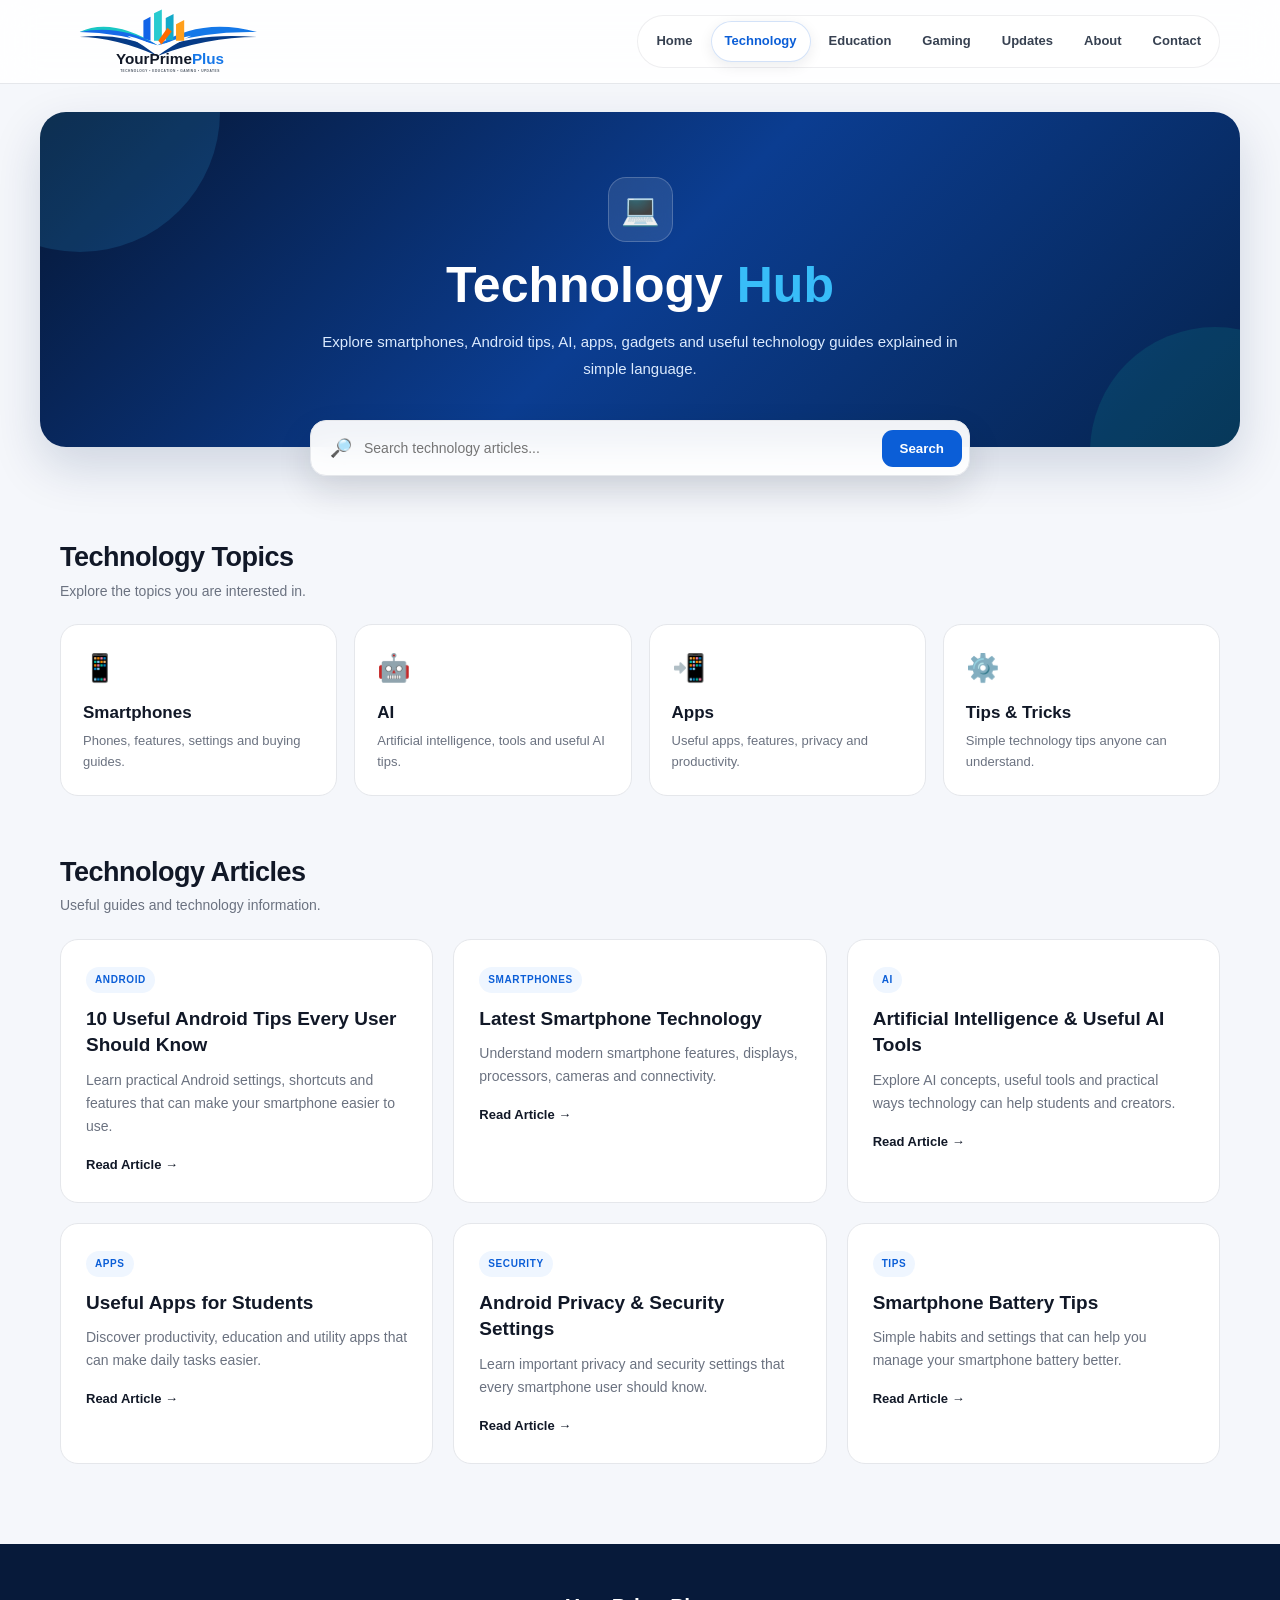
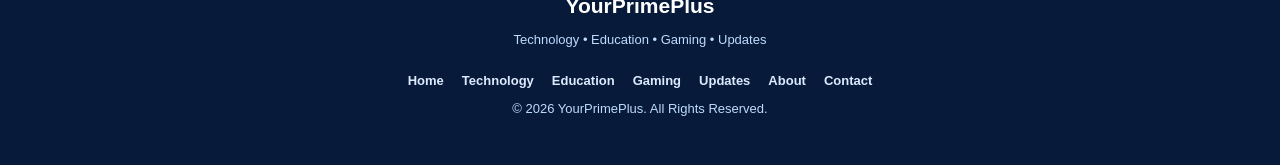
<file: technology.html>
<!DOCTYPE html>
<html lang="en">

<head>

    <meta charset="UTF-8">

    <meta name="viewport"
          content="width=device-width, initial-scale=1.0">

    <meta name="description"
          content="YourPrimePlus Technology - Smartphones, Android, AI, Apps and Technology Tips">

    <meta name="theme-color"
          content="#071a3a">

    <title>Technology | YourPrimePlus</title>


    <style>

        * {
            margin: 0;
            padding: 0;
            box-sizing: border-box;
        }


        html {
            scroll-behavior: smooth;
        }


        body {
            font-family:
                Arial,
                Helvetica,
                sans-serif;

            background: #f5f7fb;

            color: #111827;

            line-height: 1.6;
        }


        a {
            text-decoration: none;
        }


        /* =========================
           HEADER
        ========================= */

        header {

            position: sticky;

            top: 0;

            z-index: 1000;

            background:
                rgba(255,255,255,0.88);

            backdrop-filter:
                blur(18px);

            -webkit-backdrop-filter:
                blur(18px);

            border-bottom:
                1px solid #e5e7eb;
        }


        .header-inner {

            max-width: 1200px;

            min-height: 78px;

            margin: auto;

            padding: 8px 20px;

            display: flex;

            align-items: center;

            justify-content: space-between;

            gap: 25px;
        }


        /* =========================
           LOGO
        ========================= */

        .logo {

            display: flex;

            align-items: center;

            width: 220px;

            flex-shrink: 0;
        }


        .logo-svg {

            width: 220px;

            height: auto;

            display: block;
        }


        /* =========================
           NAVIGATION
        ========================= */

        nav {

            display: flex;

            align-items: center;

            gap: 5px;

            padding: 5px;

            border-radius: 50px;

            background:
                rgba(255,255,255,0.65);

            border:
                1px solid rgba(15,23,42,0.07);
        }


        nav a {

            color: #374151;

            padding: 9px 13px;

            border-radius: 30px;

            font-size: 13px;

            font-weight: 700;

            white-space: nowrap;

            transition: 0.25s;
        }


        nav a:hover {

            color: #0b5ed7;

            background:
                rgba(11,94,215,0.06);
        }


        /* ACTIVE TECHNOLOGY */

        nav a.active {

            color: #0b5ed7;

            background:
                rgba(255,255,255,0.60);

            border:
                1px solid
                rgba(11,94,215,0.18);

            box-shadow:
                0 4px 14px
                rgba(15,23,42,0.08);

            backdrop-filter:
                blur(12px);
        }


        /* =========================
           PAGE HERO
        ========================= */

        .page-hero {

            max-width: 1200px;

            margin: 28px auto 0;

            padding: 65px 25px;

            border-radius: 26px;

            position: relative;

            overflow: hidden;

            text-align: center;

            color: white;

            background:
                linear-gradient(
                    135deg,
                    #061633,
                    #0b3d91,
                    #06234d
                );

            box-shadow:
                0 20px 50px
                rgba(0,35,90,0.16);
        }


        .page-hero::before {

            content: "";

            position: absolute;

            width: 280px;

            height: 280px;

            top: -140px;

            left: -100px;

            border-radius: 50%;

            background:
                rgba(56,189,248,0.15);
        }


        .page-hero::after {

            content: "";

            position: absolute;

            width: 250px;

            height: 250px;

            right: -100px;

            bottom: -130px;

            border-radius: 50%;

            background:
                rgba(20,184,166,0.14);
        }


        .page-hero-content {

            position: relative;

            z-index: 2;

            max-width: 750px;

            margin: auto;
        }


        .page-icon {

            width: 65px;

            height: 65px;

            margin: 0 auto 16px;

            display: flex;

            align-items: center;

            justify-content: center;

            border-radius: 18px;

            background:
                rgba(255,255,255,0.10);

            border:
                1px solid
                rgba(255,255,255,0.20);

            font-size: 31px;

            backdrop-filter:
                blur(12px);
        }


        .page-hero h1 {

            font-size:
                clamp(32px, 6vw, 50px);

            line-height: 1.1;

            margin-bottom: 15px;
        }


        .page-hero h1 span {

            color: #38bdf8;
        }


        .page-hero p {

            color: #dbeafe;

            max-width: 650px;

            margin: auto;

            font-size: 15px;

            line-height: 1.8;
        }


        /* =========================
           SEARCH
        ========================= */

        .search-wrapper {

            max-width: 700px;

            margin: -27px auto 0;

            position: relative;

            z-index: 10;

            padding: 0 20px;
        }


        .search-box {

            display: flex;

            align-items: center;

            gap: 8px;

            padding: 7px;

            background:
                rgba(255,255,255,0.94);

            border: 1px solid #e5e7eb;

            border-radius: 16px;

            box-shadow:
                0 15px 35px
                rgba(15,23,42,0.12);

            backdrop-filter:
                blur(15px);
        }


        .search-icon {

            padding-left: 12px;

            font-size: 18px;
        }


        .search-box input {

            flex: 1;

            min-width: 0;

            border: 0;

            outline: none;

            background: transparent;

            padding: 12px 4px;

            font-size: 14px;
        }


        .search-box button {

            border: 0;

            cursor: pointer;

            padding: 11px 18px;

            border-radius: 11px;

            background: #0b5ed7;

            color: white;

            font-weight: 700;
        }


        /* =========================
           MAIN
        ========================= */

        .container {

            max-width: 1200px;

            margin: 60px auto;

            padding: 0 20px;
        }


        .section-heading {

            display: flex;

            align-items: center;

            justify-content: space-between;

            gap: 15px;

            margin-bottom: 22px;
        }


        .section-heading h2 {

            font-size: 27px;

            letter-spacing: -0.5px;
        }


        .section-heading p {

            color: #6b7280;

            font-size: 14px;
        }


        /* =========================
           TOP CATEGORIES
        ========================= */

        .topics {

            display: grid;

            grid-template-columns:
                repeat(4, 1fr);

            gap: 17px;

            margin-bottom: 55px;
        }


        .topic {

            background: white;

            border: 1px solid #e5e7eb;

            border-radius: 18px;

            padding: 22px;

            transition: 0.25s;
        }


        .topic:hover {

            transform:
                translateY(-4px);

            box-shadow:
                0 14px 30px
                rgba(15,23,42,0.08);
        }


        .topic-icon {

            font-size: 27px;

            margin-bottom: 9px;
        }


        .topic h3 {

            font-size: 17px;

            margin-bottom: 5px;
        }


        .topic p {

            color: #6b7280;

            font-size: 13px;
        }


        /* =========================
           ARTICLES
        ========================= */

        .articles {

            display: grid;

            grid-template-columns:
                repeat(3, 1fr);

            gap: 20px;
        }


        .article {

            background: white;

            border: 1px solid #e5e7eb;

            border-radius: 18px;

            padding: 25px;

            transition: 0.25s;
        }


        .article:hover {

            transform:
                translateY(-4px);

            box-shadow:
                0 15px 30px
                rgba(15,23,42,0.08);
        }


        .article-category {

            display: inline-block;

            color: #0b5ed7;

            background: #eff6ff;

            border-radius: 20px;

            padding: 5px 9px;

            font-size: 10px;

            font-weight: 800;

            text-transform: uppercase;

            letter-spacing: .6px;

            margin-bottom: 13px;
        }


        .article h3 {

            font-size: 19px;

            line-height: 1.4;

            margin-bottom: 10px;
        }


        .article p {

            color: #6b7280;

            font-size: 14px;

            line-height: 1.65;
        }


        .article-link {

            display: inline-block;

            margin-top: 17px;

            color: #111827;

            font-size: 13px;

            font-weight: 800;
        }


        .article-link:hover {

            color: #0b5ed7;
        }


        /* =========================
           FOOTER
        ========================= */

        footer {

            margin-top: 80px;

            padding: 45px 20px;

            text-align: center;

            color: white;

            background: #071a3a;
        }


        footer h3 {

            font-size: 21px;

            margin-bottom: 8px;
        }


        footer p {

            color: #bfdbfe;

            font-size: 13px;

            margin-top: 7px;
        }


        .footer-links {

            display: flex;

            justify-content: center;

            flex-wrap: wrap;

            gap: 18px;

            margin-top: 20px;
        }


        .footer-links a {

            color: #dbeafe;

            font-size: 13px;

            font-weight: 600;
        }


        .footer-links a:hover {

            color: white;
        }


        /* =========================
           MOBILE
        ========================= */

        @media (max-width: 950px) {

            .header-inner {

                flex-direction: column;

                align-items: flex-start;

                padding: 10px 15px;
            }


            .logo {

                width: 205px;
            }


            .logo-svg {

                width: 205px;
            }


            nav {

                width: 100%;

                overflow-x: auto;

                justify-content: flex-start;

                scrollbar-width: none;
            }


            nav::-webkit-scrollbar {

                display: none;
            }


            .topics {

                grid-template-columns:
                    repeat(2, 1fr);
            }


            .articles {

                grid-template-columns:
                    repeat(2, 1fr);
            }

        }


        @media (max-width: 600px) {

            .page-hero {

                margin:
                    15px 12px 0;

                padding:
                    55px 20px;

                border-radius:
                    22px;
            }


            .page-hero h1 {

                font-size: 34px;
            }


            .page-hero p {

                font-size: 14px;
            }


            .search-wrapper {

                padding: 0 12px;
            }


            .search-box button {

                padding: 10px 13px;

                font-size: 12px;
            }


            .container {

                margin: 45px auto;

                padding: 0 15px;
            }


            .section-heading h2 {

                font-size: 22px;
            }


            .topics {

                grid-template-columns: 1fr;
            }


            .articles {

                grid-template-columns: 1fr;
            }

        }

    </style>

</head>


<body>


<!-- =========================
     HEADER
========================= -->

<header>

    <div class="header-inner">


        <a href="index.html" class="logo">

            <svg
                class="logo-svg"
                viewBox="0 0 620 190"
                xmlns="http://www.w3.org/2000/svg"
                role="img"
                aria-label="YourPrimePlus Logo"
            >

                <path
                    d="M55 68 Q145 25 275 105 Q165 55 55 68Z"
                    fill="#19c7c4"
                />

                <path
                    d="M55 68 Q170 45 275 105 Q165 70 55 68Z"
                    fill="#1769e8"
                />

                <path
                    d="M275 105 Q400 25 555 68 Q410 65 275 105Z"
                    fill="#1478e8"
                />

                <path
                    d="M55 82 Q165 68 275 115 Q395 68 555 82
                       Q410 83 275 135 Q155 83 55 82Z"
                    fill="#063b87"
                />

                <path
                    d="M275 135 Q235 105 190 78
                       Q235 88 275 112
                       Q320 85 370 78
                       Q315 105 275 135Z"
                    fill="#ffffff"
                />

                <path
                    d="M235 85 L235 35 L255 25 L255 92Z"
                    fill="#1264e8"
                />

                <path
                    d="M265 92 L265 15 L287 4 L287 92Z"
                    fill="#28cbd0"
                />

                <path
                    d="M298 90 L298 28 L320 17 L320 90Z"
                    fill="#12a9c9"
                />

                <path
                    d="M327 92 L327 46 L350 34 L350 92Z"
                    fill="#ff9f1c"
                />

                <path
                    d="M277 92 L303 56 L315 66 L286 103Z"
                    fill="#ff6b00"
                />

                <text
                    x="310"
                    y="158"
                    text-anchor="middle"
                    font-family="Arial, Helvetica, sans-serif"
                    font-size="43"
                    font-weight="800"
                    fill="#111827"
                >
                    YourPrime<tspan fill="#1677e8">Plus</tspan>
                </text>

                <text
                    x="310"
                    y="180"
                    text-anchor="middle"
                    font-family="Arial, Helvetica, sans-serif"
                    font-size="9"
                    font-weight="600"
                    letter-spacing="1.5"
                    fill="#4b5563"
                >
                    TECHNOLOGY • EDUCATION • GAMING • UPDATES
                </text>

            </svg>

        </a>


        <nav>

            <a href="index.html">
                Home
            </a>

            <a
                href="technology.html"
                class="active"
            >
                Technology
            </a>

            <a href="education.html">
                Education
            </a>

            <a href="gaming.html">
                Gaming
            </a>

            <a href="updates.html">
                Updates
            </a>

            <a href="about.html">
                About
            </a>

            <a href="contact.html">
                Contact
            </a>

        </nav>

    </div>

</header>



<!-- =========================
     HERO
========================= -->

<section class="page-hero">

    <div class="page-hero-content">

        <div class="page-icon">
            💻
        </div>

        <h1>
            Technology <span>Hub</span>
        </h1>

        <p>
            Explore smartphones, Android tips, AI,
            apps, gadgets and useful technology guides
            explained in simple language.
        </p>

    </div>

</section>



<!-- =========================
     SEARCH
========================= -->

<div class="search-wrapper">

    <div class="search-box">

        <span class="search-icon">
            🔎
        </span>

        <input
            type="search"
            id="technologySearch"
            placeholder="Search technology articles..."
        >

        <button
            type="button"
            onclick="searchTechnology()"
        >
            Search
        </button>

    </div>

</div>



<!-- =========================
     MAIN
========================= -->

<main class="container">


    <!-- TOPICS -->

    <section>

        <div class="section-heading">

            <div>

                <h2>
                    Technology Topics
                </h2>

                <p>
                    Explore the topics you are interested in.
                </p>

            </div>

        </div>


        <div class="topics">


            <div class="topic">

                <div class="topic-icon">
                    📱
                </div>

                <h3>
                    Smartphones
                </h3>

                <p>
                    Phones, features,
                    settings and buying guides.
                </p>

            </div>


            <div class="topic">

                <div class="topic-icon">
                    🤖
                </div>

                <h3>
                    AI
                </h3>

                <p>
                    Artificial intelligence,
                    tools and useful AI tips.
                </p>

            </div>


            <div class="topic">

                <div class="topic-icon">
                    📲
                </div>

                <h3>
                    Apps
                </h3>

                <p>
                    Useful apps, features,
                    privacy and productivity.
                </p>

            </div>


            <div class="topic">

                <div class="topic-icon">
                    ⚙️
                </div>

                <h3>
                    Tips & Tricks
                </h3>

                <p>
                    Simple technology tips
                    anyone can understand.
                </p>

            </div>


        </div>

    </section>



    <!-- ARTICLES -->

    <section id="technologyArticles">

                <div class="section-heading">

            <div>

                <h2>
                    Technology Articles
                </h2>

                <p>
                    Useful guides and technology information.
                </p>

            </div>

        </div>


        <div class="articles">


            <!-- ARTICLE 1 -->

            <article
                class="article searchable"
                data-title="10 useful android tips every user should know"
            >

                <div class="article-category">
                    Android
                </div>

                <h3>
                    10 Useful Android Tips
                    Every User Should Know
                </h3>

                <p>
                    Learn practical Android settings,
                    shortcuts and features that can
                    make your smartphone easier to use.
                </p>

                <a
                    href="technology.html"
                    class="article-link"
                >
                    Read Article →
                </a>

            </article>


            <!-- ARTICLE 2 -->

            <article
                class="article searchable"
                data-title="latest smartphone technology"
            >

                <div class="article-category">
                    Smartphones
                </div>

                <h3>
                    Latest Smartphone Technology
                </h3>

                <p>
                    Understand modern smartphone
                    features, displays, processors,
                    cameras and connectivity.
                </p>

                <a
                    href="technology.html"
                    class="article-link"
                >
                    Read Article →
                </a>

            </article>


            <!-- ARTICLE 3 -->

            <article
                class="article searchable"
                data-title="artificial intelligence ai tools"
            >

                <div class="article-category">
                    AI
                </div>

                <h3>
                    Artificial Intelligence
                    & Useful AI Tools
                </h3>

                <p>
                    Explore AI concepts, useful tools
                    and practical ways technology can
                    help students and creators.
                </p>

                <a
                    href="technology.html"
                    class="article-link"
                >
                    Read Article →
                </a>

            </article>


            <!-- ARTICLE 4 -->

            <article
                class="article searchable"
                data-title="best apps for students"
            >

                <div class="article-category">
                    Apps
                </div>

                <h3>
                    Useful Apps for Students
                </h3>

                <p>
                    Discover productivity,
                    education and utility apps
                    that can make daily tasks easier.
                </p>

                <a
                    href="technology.html"
                    class="article-link"
                >
                    Read Article →
                </a>

            </article>


            <!-- ARTICLE 5 -->

            <article
                class="article searchable"
                data-title="android privacy security settings"
            >

                <div class="article-category">
                    Security
                </div>

                <h3>
                    Android Privacy & Security
                    Settings
                </h3>

                <p>
                    Learn important privacy and
                    security settings that every
                    smartphone user should know.
                </p>

                <a
                    href="technology.html"
                    class="article-link"
                >
                    Read Article →
                </a>

            </article>


            <!-- ARTICLE 6 -->

            <article
                class="article searchable"
                data-title="smartphone battery tips"
            >

                <div class="article-category">
                    Tips
                </div>

                <h3>
                    Smartphone Battery Tips
                </h3>

                <p>
                    Simple habits and settings
                    that can help you manage your
                    smartphone battery better.
                </p>

                <a
                    href="technology.html"
                    class="article-link"
                >
                    Read Article →
                </a>

            </article>


        </div>

    </section>



</main>



<!-- =========================
     FOOTER
========================= -->

<footer>

    <h3>
        YourPrimePlus
    </h3>

    <p>
        Technology • Education • Gaming • Updates
    </p>


    <div class="footer-links">

        <a href="index.html">
            Home
        </a>

        <a href="technology.html">
            Technology
        </a>

        <a href="education.html">
            Education
        </a>

        <a href="gaming.html">
            Gaming
        </a>

        <a href="updates.html">
            Updates
        </a>

        <a href="about.html">
            About
        </a>

        <a href="contact.html">
            Contact
        </a>

    </div>


    <p>
        © 2026 YourPrimePlus.
        All Rights Reserved.
    </p>

</footer>



<!-- =========================
     SEARCH SCRIPT
========================= -->

<script>

function searchTechnology() {

    const input =
        document.getElementById(
            "technologySearch"
        );

    const query =
        input.value
        .trim()
        .toLowerCase();

    const articles =
        document.querySelectorAll(
            ".searchable"
        );


    articles.forEach(function(article) {

        const title =
            article
            .getAttribute("data-title")
            .toLowerCase();

        const content =
            article.innerText
            .toLowerCase();


        if (
            !query ||
            title.includes(query) ||
            content.includes(query)
        ) {

            article.style.display = "";

        } else {

            article.style.display = "none";

        }

    });


    document
        .getElementById("technologyArticles")
        .scrollIntoView({
            behavior: "smooth"
        });

}


document
    .getElementById("technologySearch")
    .addEventListener(
        "keydown",
        function(event) {

            if (event.key === "Enter") {

                searchTechnology();

            }

        }
    );

</script>


</body>

</html>
</file>
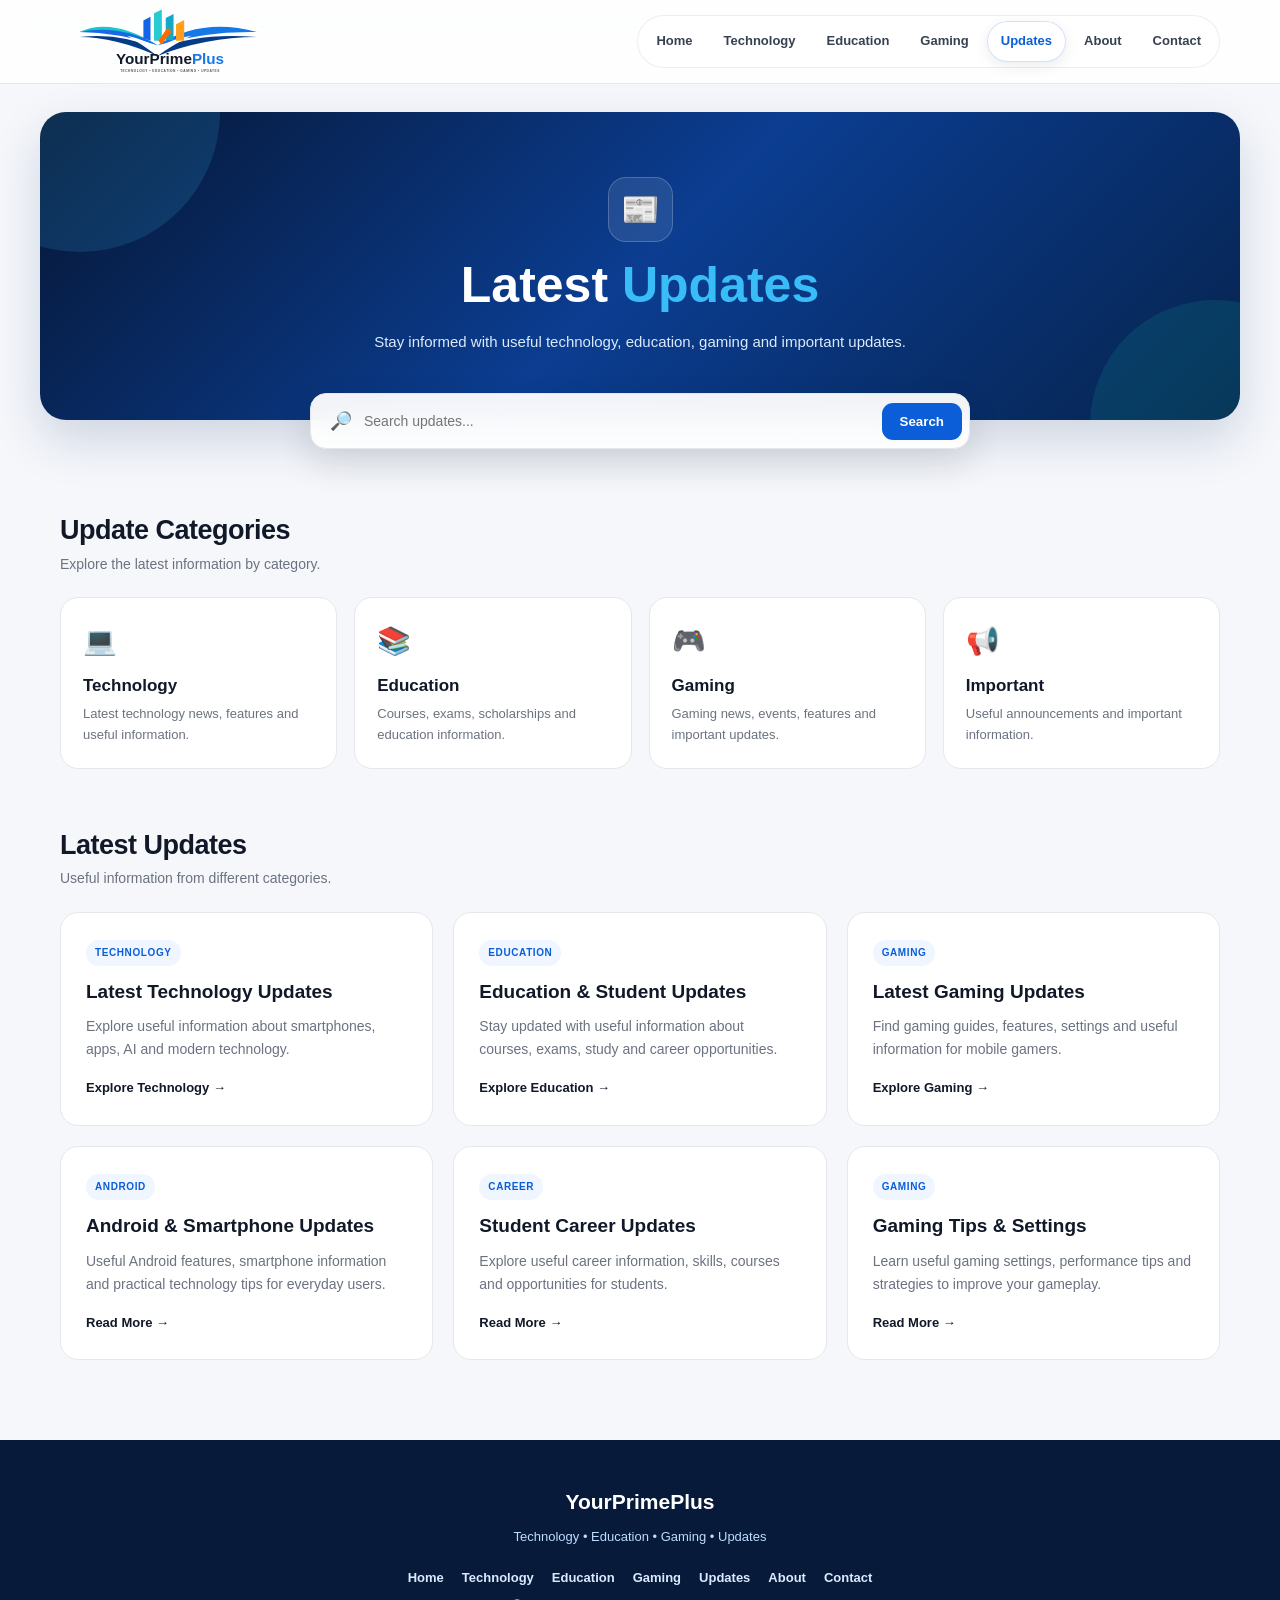
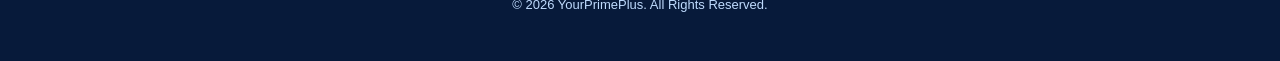
<file: updates.html>
<!DOCTYPE html>
<html lang="en">

<head>

<meta charset="UTF-8">

<meta name="viewport"
      content="width=device-width, initial-scale=1.0">

<meta name="description"
      content="YourPrimePlus Updates - Latest Technology, Education, Gaming and Important Updates">

<meta name="theme-color"
      content="#071a3a">

<title>Updates | YourPrimePlus</title>


<style>

* {
    margin: 0;
    padding: 0;
    box-sizing: border-box;
}

html {
    scroll-behavior: smooth;
}

body {
    font-family: Arial, Helvetica, sans-serif;
    background: #f5f7fb;
    color: #111827;
    line-height: 1.6;
}

a {
    text-decoration: none;
}


/* =========================
   HEADER
========================= */

header {
    position: sticky;
    top: 0;
    z-index: 1000;

    background: rgba(255,255,255,0.88);

    backdrop-filter: blur(18px);
    -webkit-backdrop-filter: blur(18px);

    border-bottom: 1px solid #e5e7eb;
}

.header-inner {
    max-width: 1200px;
    min-height: 78px;

    margin: auto;
    padding: 8px 20px;

    display: flex;
    align-items: center;
    justify-content: space-between;

    gap: 25px;
}


/* =========================
   LOGO
========================= */

.logo {
    display: flex;
    align-items: center;

    width: 220px;

    flex-shrink: 0;
}

.logo-svg {
    width: 220px;
    height: auto;

    display: block;
}


/* =========================
   NAVIGATION
========================= */

nav {
    display: flex;
    align-items: center;

    gap: 5px;
    padding: 5px;

    border-radius: 50px;

    background:
        rgba(255,255,255,0.65);

    border:
        1px solid rgba(15,23,42,0.07);
}

nav a {
    color: #374151;

    padding: 9px 13px;

    border-radius: 30px;

    font-size: 13px;

    font-weight: 700;

    white-space: nowrap;

    transition: 0.25s;
}

nav a:hover {
    color: #0b5ed7;

    background:
        rgba(11,94,215,0.06);
}


/* ACTIVE UPDATES */

nav a.active {
    color: #0b5ed7;

    background:
        rgba(255,255,255,0.60);

    border:
        1px solid rgba(11,94,215,0.18);

    box-shadow:
        0 4px 14px
        rgba(15,23,42,0.08);

    backdrop-filter: blur(12px);
}


/* =========================
   HERO
========================= */

.page-hero {

    max-width: 1200px;

    margin: 28px auto 0;

    padding: 65px 25px;

    border-radius: 26px;

    position: relative;

    overflow: hidden;

    text-align: center;

    color: white;

    background:
        linear-gradient(
            135deg,
            #061633,
            #0b3d91,
            #06234d
        );

    box-shadow:
        0 20px 50px
        rgba(0,35,90,0.16);
}

.page-hero::before {

    content: "";

    position: absolute;

    width: 280px;
    height: 280px;

    top: -140px;
    left: -100px;

    border-radius: 50%;

    background:
        rgba(56,189,248,0.15);
}

.page-hero::after {

    content: "";

    position: absolute;

    width: 250px;
    height: 250px;

    right: -100px;
    bottom: -130px;

    border-radius: 50%;

    background:
        rgba(20,184,166,0.14);
}

.page-hero-content {

    position: relative;

    z-index: 2;

    max-width: 750px;

    margin: auto;
}

.page-icon {

    width: 65px;
    height: 65px;

    margin: 0 auto 16px;

    display: flex;

    align-items: center;
    justify-content: center;

    border-radius: 18px;

    background:
        rgba(255,255,255,0.10);

    border:
        1px solid
        rgba(255,255,255,0.20);

    font-size: 31px;

    backdrop-filter: blur(12px);
}

.page-hero h1 {

    font-size:
        clamp(32px, 6vw, 50px);

    line-height: 1.1;

    margin-bottom: 15px;
}

.page-hero h1 span {
    color: #38bdf8;
}

.page-hero p {

    color: #dbeafe;

    max-width: 650px;

    margin: auto;

    font-size: 15px;

    line-height: 1.8;
}


/* =========================
   SEARCH
========================= */

.search-wrapper {

    max-width: 700px;

    margin: -27px auto 0;

    position: relative;

    z-index: 10;

    padding: 0 20px;
}

.search-box {

    display: flex;

    align-items: center;

    gap: 8px;

    padding: 7px;

    background:
        rgba(255,255,255,0.94);

    border: 1px solid #e5e7eb;

    border-radius: 16px;

    box-shadow:
        0 15px 35px
        rgba(15,23,42,0.12);

    backdrop-filter: blur(15px);
}

.search-icon {

    padding-left: 12px;

    font-size: 18px;
}

.search-box input {

    flex: 1;

    min-width: 0;

    border: 0;

    outline: none;

    background: transparent;

    padding: 12px 4px;

    font-size: 14px;
}

.search-box button {

    border: 0;

    cursor: pointer;

    padding: 11px 18px;

    border-radius: 11px;

    background: #0b5ed7;

    color: white;

    font-weight: 700;
}


/* =========================
   MAIN
========================= */

.container {

    max-width: 1200px;

    margin: 60px auto;

    padding: 0 20px;
}

.section-heading {

    display: flex;

    align-items: center;

    justify-content: space-between;

    gap: 15px;

    margin-bottom: 22px;
}

.section-heading h2 {

    font-size: 27px;

    letter-spacing: -0.5px;
}

.section-heading p {

    color: #6b7280;

    font-size: 14px;
}


/* =========================
   UPDATE TOPICS
========================= */

.topics {

    display: grid;

    grid-template-columns:
        repeat(4, 1fr);

    gap: 17px;

    margin-bottom: 55px;
}

.topic {

    background: white;

    border: 1px solid #e5e7eb;

    border-radius: 18px;

    padding: 22px;

    transition: 0.25s;
}

.topic:hover {

    transform:
        translateY(-4px);

    box-shadow:
        0 14px 30px
        rgba(15,23,42,0.08);
}

.topic-icon {

    font-size: 27px;

    margin-bottom: 9px;
}

.topic h3 {

    font-size: 17px;

    margin-bottom: 5px;
}

.topic p {

    color: #6b7280;

    font-size: 13px;
}


/* =========================
   ARTICLES
========================= */

.articles {

    display: grid;

    grid-template-columns:
        repeat(3, 1fr);

    gap: 20px;
}

.article {

    background: white;

    border: 1px solid #e5e7eb;

    border-radius: 18px;

    padding: 25px;

    transition: 0.25s;
}

.article:hover {

    transform:
        translateY(-4px);

    box-shadow:
        0 15px 30px
        rgba(15,23,42,0.08);
}

.article-category {

    display: inline-block;

    color: #0b5ed7;

    background: #eff6ff;

    border-radius: 20px;

    padding: 5px 9px;

    font-size: 10px;

    font-weight: 800;

    text-transform: uppercase;

    letter-spacing: .6px;

    margin-bottom: 13px;
}

.article h3 {

    font-size: 19px;

    line-height: 1.4;

    margin-bottom: 10px;
}

.article p {

    color: #6b7280;

    font-size: 14px;

    line-height: 1.65;
}

.article-link {

    display: inline-block;

    margin-top: 17px;

    color: #111827;

    font-size: 13px;

    font-weight: 800;
}

.article-link:hover {
    color: #0b5ed7;
}


/* =========================
   FOOTER
========================= */

footer {

    margin-top: 80px;

    padding: 45px 20px;

    text-align: center;

    color: white;

    background: #071a3a;
}

footer h3 {

    font-size: 21px;

    margin-bottom: 8px;
}

footer p {

    color: #bfdbfe;

    font-size: 13px;

    margin-top: 7px;
}

.footer-links {

    display: flex;

    justify-content: center;

    flex-wrap: wrap;

    gap: 18px;

    margin-top: 20px;
}

.footer-links a {

    color: #dbeafe;

    font-size: 13px;

    font-weight: 600;
}

.footer-links a:hover {
    color: white;
}


/* =========================
   MOBILE
========================= */

@media (max-width: 950px) {

    .header-inner {

        flex-direction: column;

        align-items: flex-start;

        padding: 10px 15px;
    }

    .logo {
        width: 205px;
    }

    .logo-svg {
        width: 205px;
    }

    nav {

        width: 100%;

        overflow-x: auto;

        justify-content: flex-start;

        scrollbar-width: none;
    }

    nav::-webkit-scrollbar {
        display: none;
    }

    .topics {

        grid-template-columns:
            repeat(2, 1fr);
    }

    .articles {

        grid-template-columns:
            repeat(2, 1fr);
    }

}


@media (max-width: 600px) {

    .page-hero {

        margin:
            15px 12px 0;

        padding:
            55px 20px;

        border-radius:
            22px;
    }

    .page-hero h1 {
        font-size: 34px;
    }

    .page-hero p {
        font-size: 14px;
    }

    .search-wrapper {
        padding: 0 12px;
    }

    .search-box button {

        padding:
            10px 13px;

        font-size: 12px;
    }

    .container {

        margin: 45px auto;

        padding: 0 15px;
    }

    .section-heading h2 {
        font-size: 22px;
    }

    .topics {
        grid-template-columns: 1fr;
    }

    .articles {
        grid-template-columns: 1fr;
    }

}

</style>

</head>


<body>


<!-- =========================
     HEADER
========================= -->

<header>

<div class="header-inner">


<a href="index.html" class="logo">

<svg
class="logo-svg"
viewBox="0 0 620 190"
xmlns="http://www.w3.org/2000/svg"
role="img"
aria-label="YourPrimePlus Logo"
>

<path
d="M55 68 Q145 25 275 105 Q165 55 55 68Z"
fill="#19c7c4"
/>

<path
d="M55 68 Q170 45 275 105 Q165 70 55 68Z"
fill="#1769e8"
/>

<path
d="M275 105 Q400 25 555 68 Q410 65 275 105Z"
fill="#1478e8"
/>

<path
d="M55 82 Q165 68 275 115 Q395 68 555 82
Q410 83 275 135 Q155 83 55 82Z"
fill="#063b87"
/>

<path
d="M275 135 Q235 105 190 78
Q235 88 275 112
Q320 85 370 78
Q315 105 275 135Z"
fill="#ffffff"
/>

<path
d="M235 85 L235 35 L255 25 L255 92Z"
fill="#1264e8"
/>

<path
d="M265 92 L265 15 L287 4 L287 92Z"
fill="#28cbd0"
/>

<path
d="M298 90 L298 28 L320 17 L320 90Z"
fill="#12a9c9"
/>

<path
d="M327 92 L327 46 L350 34 L350 92Z"
fill="#ff9f1c"
/>

<path
d="M277 92 L303 56 L315 66 L286 103Z"
fill="#ff6b00"
/>

<text
x="310"
y="158"
text-anchor="middle"
font-family="Arial, Helvetica, sans-serif"
font-size="43"
font-weight="800"
fill="#111827"
>
YourPrime<tspan fill="#1677e8">Plus</tspan>
</text>

<text
x="310"
y="180"
text-anchor="middle"
font-family="Arial, Helvetica, sans-serif"
font-size="9"
font-weight="600"
letter-spacing="1.5"
fill="#4b5563"
>
TECHNOLOGY • EDUCATION • GAMING • UPDATES
</text>

</svg>

</a>


<nav>

<a href="index.html">
Home
</a>

<a href="technology.html">
Technology
</a>

<a href="education.html">
Education
</a>

<a href="gaming.html">
Gaming
</a>

<a
href="updates.html"
class="active"
>
Updates
</a>

<a href="about.html">
About
</a>

<a href="contact.html">
Contact
</a>

</nav>

</div>

</header>



<!-- =========================
     HERO
========================= -->

<section class="page-hero">

<div class="page-hero-content">

<div class="page-icon">
📰
</div>

<h1>
Latest <span>Updates</span>
</h1>

<p>
Stay informed with useful technology,
education, gaming and important updates.
</p>

</div>

</section>



<!-- =========================
     SEARCH
========================= -->

<div class="search-wrapper">

<div class="search-box">

<span class="search-icon">
🔎
</span>

<input
type="search"
id="updatesSearch"
placeholder="Search updates..."
>

<button
type="button"
onclick="searchUpdates()"
>
Search
</button>

</div>

</div>



<!-- =========================
     MAIN
========================= -->

<main class="container">


<!-- =========================
     UPDATE TOPICS
========================= -->

<section>

<div class="section-heading">

<div>

<h2>
Update Categories
</h2>

<p>
Explore the latest information by category.
</p>

</div>

</div>


<div class="topics">


<div class="topic">

<div class="topic-icon">
💻
</div>

<h3>
Technology
</h3>

<p>
Latest technology news,
features and useful information.
</p>

</div>


<div class="topic">

<div class="topic-icon">
📚
</div>

<h3>
Education
</h3>

<p>
Courses, exams, scholarships
and education information.
</p>

</div>


<div class="topic">

<div class="topic-icon">
🎮
</div>

<h3>
Gaming
</h3>

<p>
Gaming news, events,
features and important updates.
</p>

</div>


<div class="topic">

<div class="topic-icon">
📢
</div>

<h3>
Important
</h3>

<p>
Useful announcements and
important information.
</p>

</div>


</div>

</section>



<!-- =========================
     ARTICLES
========================= -->

<section id="updatesArticles">

<div class="section-heading">

<div>

<h2>
Latest Updates
</h2>

<p>
Useful information from different categories.
</p>

</div>

</div>


<div class="articles">


<!-- UPDATE 1 -->

<article
class="article searchable"
data-title="latest technology updates"
>

<div class="article-category">
Technology
</div>

<h3>
Latest Technology Updates
</h3>

<p>
Explore useful information about
smartphones, apps, AI and modern
technology.
</p>

<a
href="technology.html"
class="article-link"
>
Explore Technology →
</a>

</article>



<!-- UPDATE 2 -->

<article
class="article searchable"
data-title="education updates courses exams"
>

<div class="article-category">
Education
</div>

<h3>
Education & Student Updates
</h3>

<p>
Stay updated with useful information
about courses, exams, study and
career opportunities.
</p>

<a
href="education.html"
class="article-link"
>
Explore Education →
</a>

</article>



<!-- UPDATE 3 -->

<article
class="article searchable"
data-title="latest gaming updates"
>

<div class="article-category">
Gaming
</div>

<h3>
Latest Gaming Updates
</h3>

<p>
Find gaming guides, features,
settings and useful information
for mobile gamers.
</p>

<a
href="gaming.html"
class="article-link"
>
Explore Gaming →
</a>

</article>



<!-- UPDATE 4 -->

<article
class="article searchable"
data-title="android smartphone updates"
>

<div class="article-category">
Android
</div>

<h3>
Android & Smartphone Updates
</h3>

<p>
Useful Android features, smartphone
information and practical technology
tips for everyday users.
</p>

<a
href="technology.html"
class="article-link"
>
Read More →
</a>

</article>



<!-- UPDATE 5 -->

<article
class="article searchable"
data-title="student career updates"
>

<div class="article-category">
Career
</div>

<h3>
Student Career Updates
</h3>

<p>
Explore useful career information,
skills, courses and opportunities
for students.
</p>

<a
href="education.html"
class="article-link"
>
Read More →
</a>

</article>



<!-- UPDATE 6 -->

<article
class="article searchable"
data-title="gaming tips settings updates"
>

<div class="article-category">
Gaming
</div>

<h3>
Gaming Tips & Settings
</h3>

<p>
Learn useful gaming settings,
performance tips and strategies
to improve your gameplay.
</p>

<a
href="gaming.html"
class="article-link"
>
Read More →
</a>

</article>


</div>

</section>


</main>



<!-- =========================
     FOOTER
========================= -->

<footer>

<h3>
YourPrimePlus
</h3>

<p>
Technology • Education • Gaming • Updates
</p>


<div class="footer-links">

<a href="index.html">
Home
</a>

<a href="technology.html">
Technology
</a>

<a href="education.html">
Education
</a>

<a href="gaming.html">
Gaming
</a>

<a href="updates.html">
Updates
</a>

<a href="about.html">
About
</a>

<a href="contact.html">
Contact
</a>

</div>


<p>
© 2026 YourPrimePlus.
All Rights Reserved.
</p>

</footer>



<!-- =========================
     SEARCH SCRIPT
========================= -->

<script>

function searchUpdates() {

    const input =
        document.getElementById(
            "updatesSearch"
        );

    const query =
        input.value
        .trim()
        .toLowerCase();

    const articles =
        document.querySelectorAll(
            ".searchable"
        );


    articles.forEach(function(article) {

        const title =
            article
            .getAttribute("data-title")
            .toLowerCase();

        const content =
            article.innerText
            .toLowerCase();


        if (
            !query ||
            title.includes(query) ||
            content.includes(query)
        ) {

            article.style.display = "";

        } else {

            article.style.display = "none";

        }

    });


    document
        .getElementById("updatesArticles")
        .scrollIntoView({
            behavior: "smooth"
        });

}


document
    .getElementById("updatesSearch")
    .addEventListener(
        "keydown",
        function(event) {

            if (event.key === "Enter") {

                searchUpdates();

            }

        }
    );

</script>


</body>

</html>
</file>
